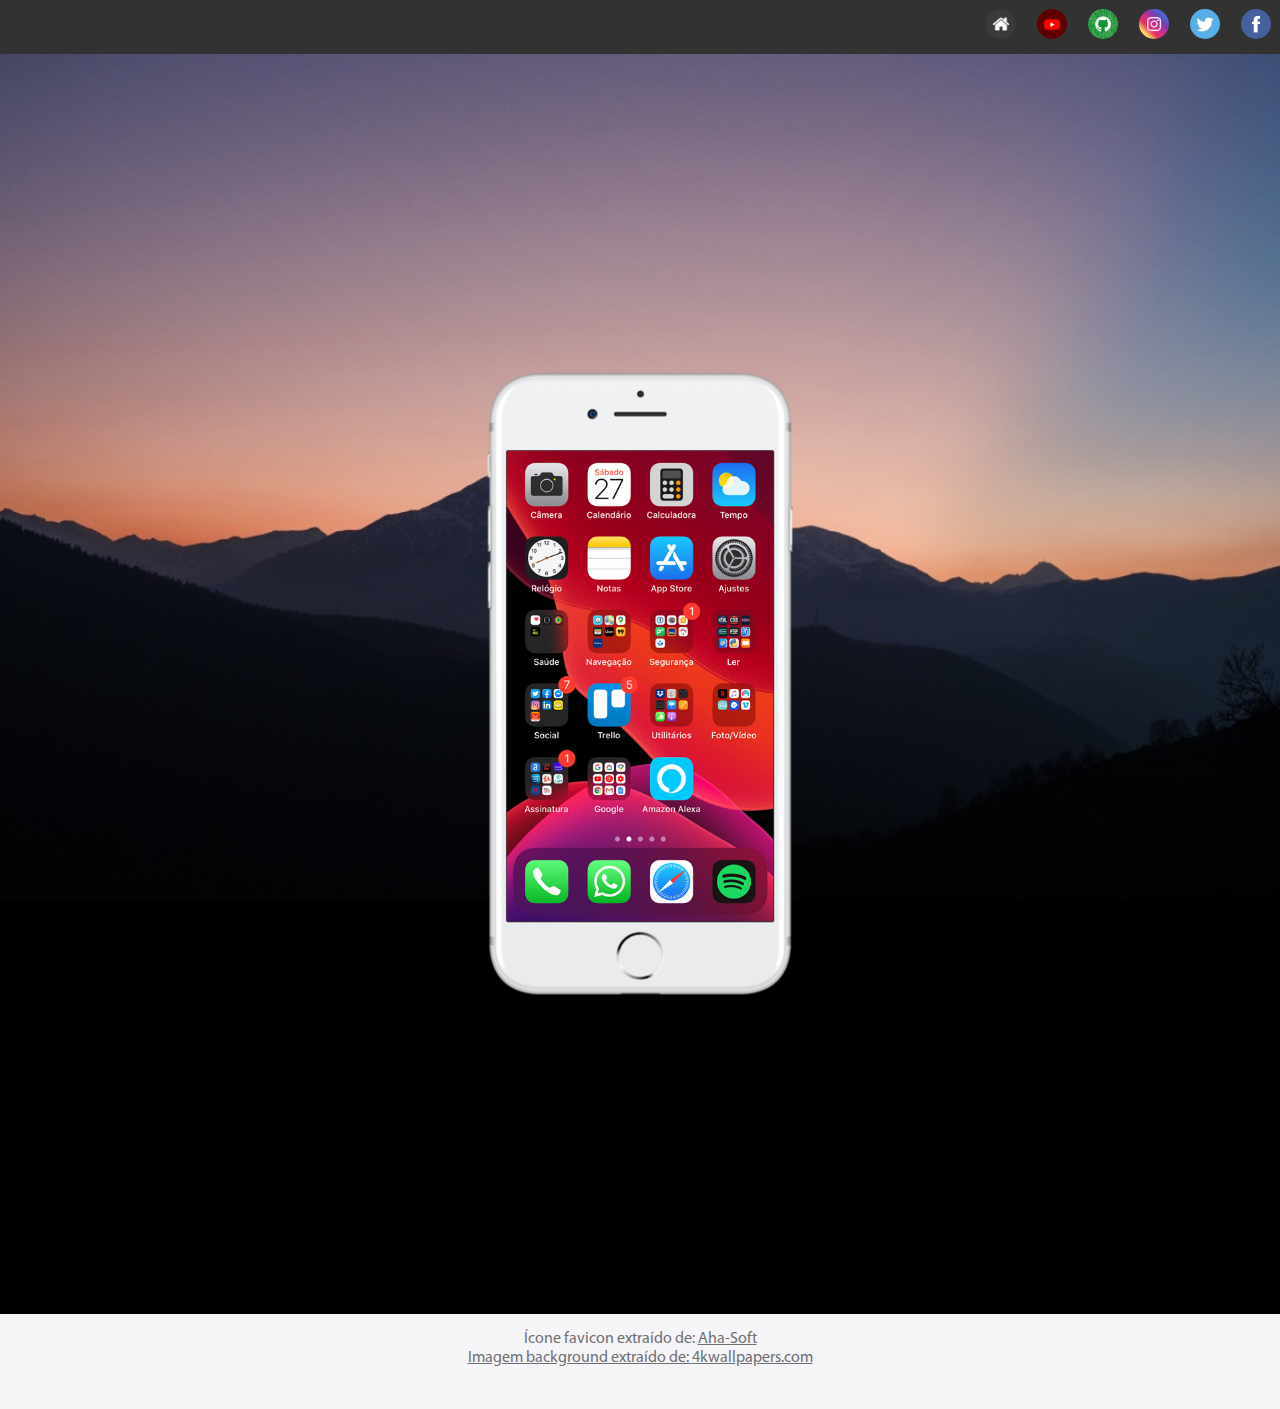
<file: index.html>
<!DOCTYPE html>
<html lang="pt-br">

<head>
    <meta charset="UTF-8">
    <meta http-equiv="X-UA-Compatible" content="IE=edge">
    <meta name="viewport" content="width=device-width, initial-scale=1.0">
    <title>Projeto: redes sociais - Corporate</title>
    <link rel="shortcut icon" href="/img/Aha-Soft-3d-Social-Social-network.ico" type="image/x-icon">
    <link rel="stylesheet" href="/styles/style.css">
</head>

<body>
    <header>
        <section id="social-medias">
            <a href="home.html" target="tela"><img src="/imagens/logo-home.jpg" alt="home"></a>
            <a href="youtube.html" target="tela"><img src="/imagens/logo-youtube.jpg" alt="youtube"></a>
            <a href="/github.html" target="tela"><img src="/imagens/logo-github.jpg" alt="github"></a>
            <a href="/instagram.html" target="tela"><img src="/imagens/logo-instagram.jpg" alt="instagram"></a>
            <a href="/twitter.html" target="tela"><img src="/imagens/logo-twitter.jpg" alt="twitter"></a>
            <a href="/facebook.html" target="tela"><img src="/imagens/logo-facebook.jpg" alt="facebook"></a>
        </section>
    </header>

    <main>
        <section id="phone">
            <iframe src="home.html" name="tela" id="tela" frameborder="0">
                <p>Seu navegador não é compatível com iframe. </p>
                <p>Se desejar, poderá fazer o <a href="https://www.google.com/intl/pt-BR/chrome/">download</a> do Google
                    Chrome11</p>
            </iframe>
        </section>


    </main>
    <footer>

        <p>Ícone favicon extraído de:
            <a href="https://iconarchive.com/show/3d-social-icons-by-aha-soft/Social-network-icon.html" title="Aha-Soft"
                target="_blank">Aha-Soft
        </p>
        <p>
            Imagem background extraído de: <a
                href="https://4kwallpapers.com/nature/sunset-mountains-silhouette-5k-47.html">4kwallpapers.com</a>
        </p>



    </footer>

</body>

</html>
</file>
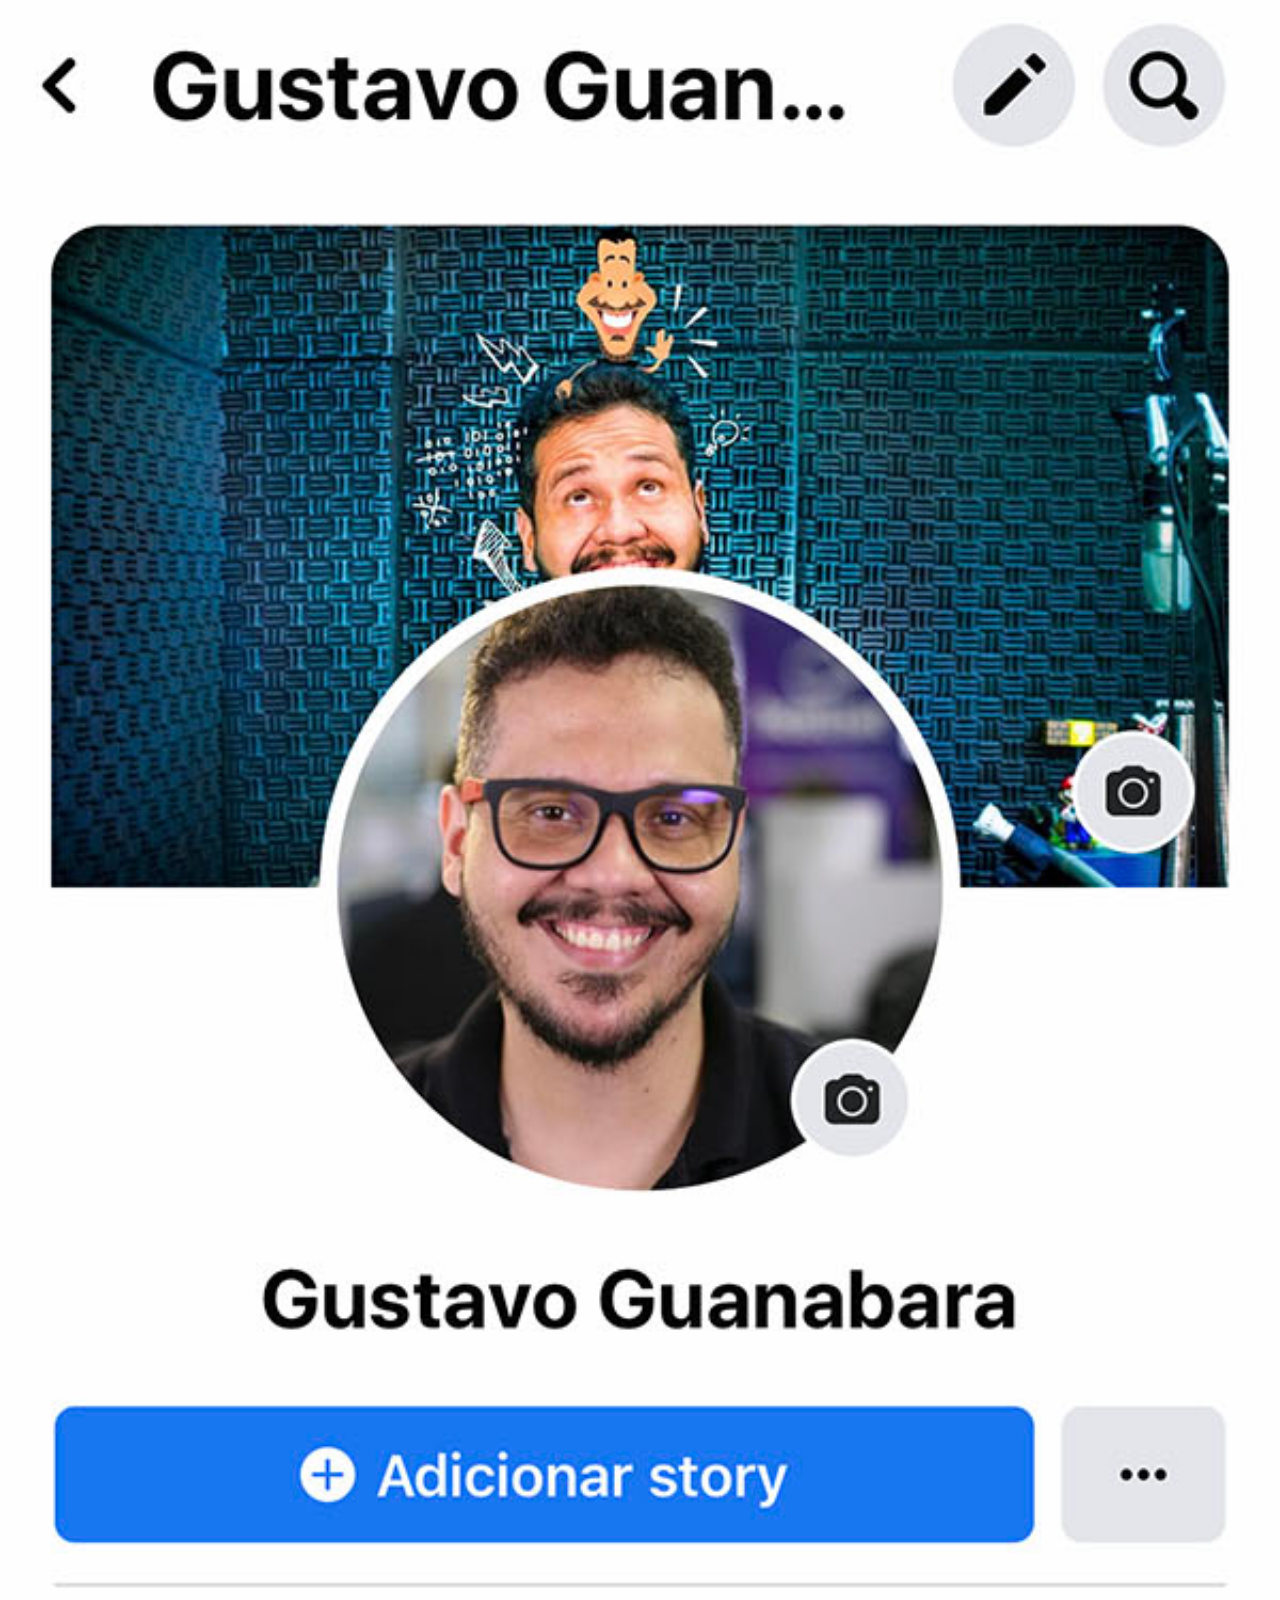
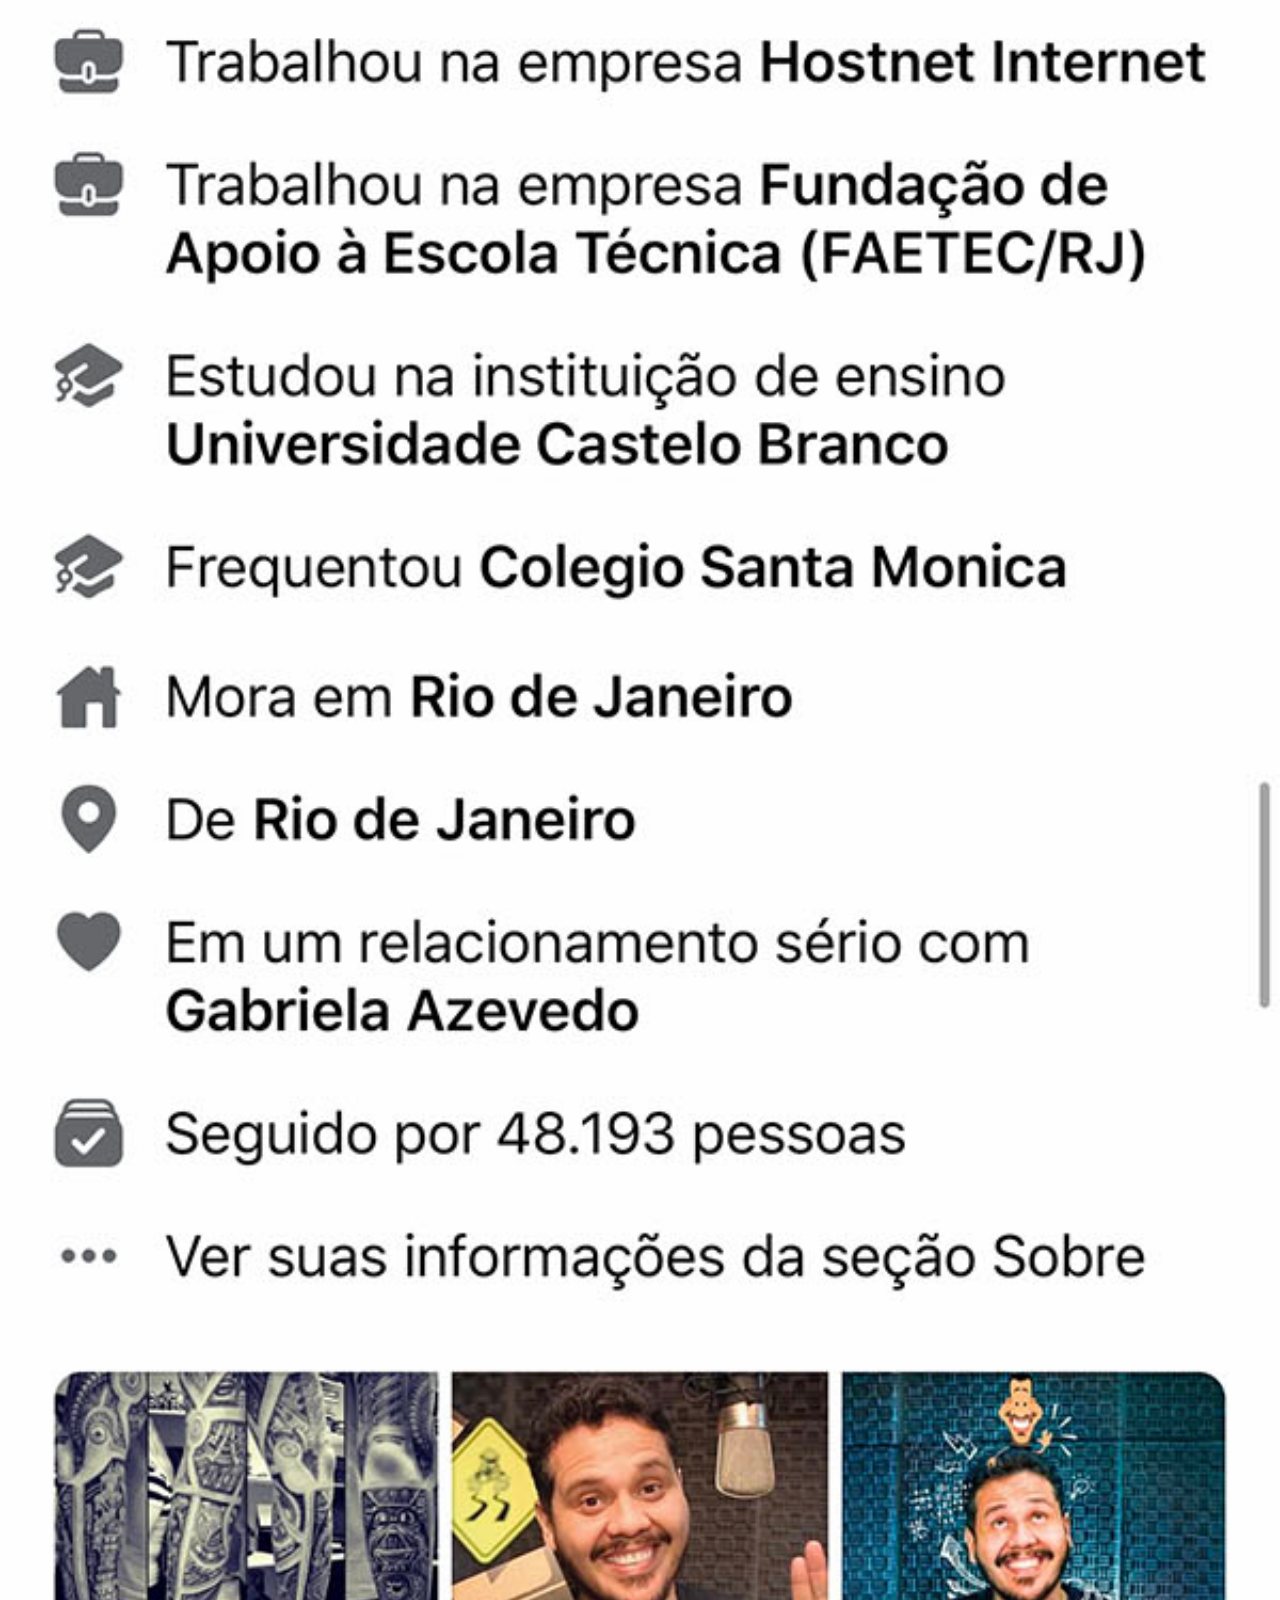
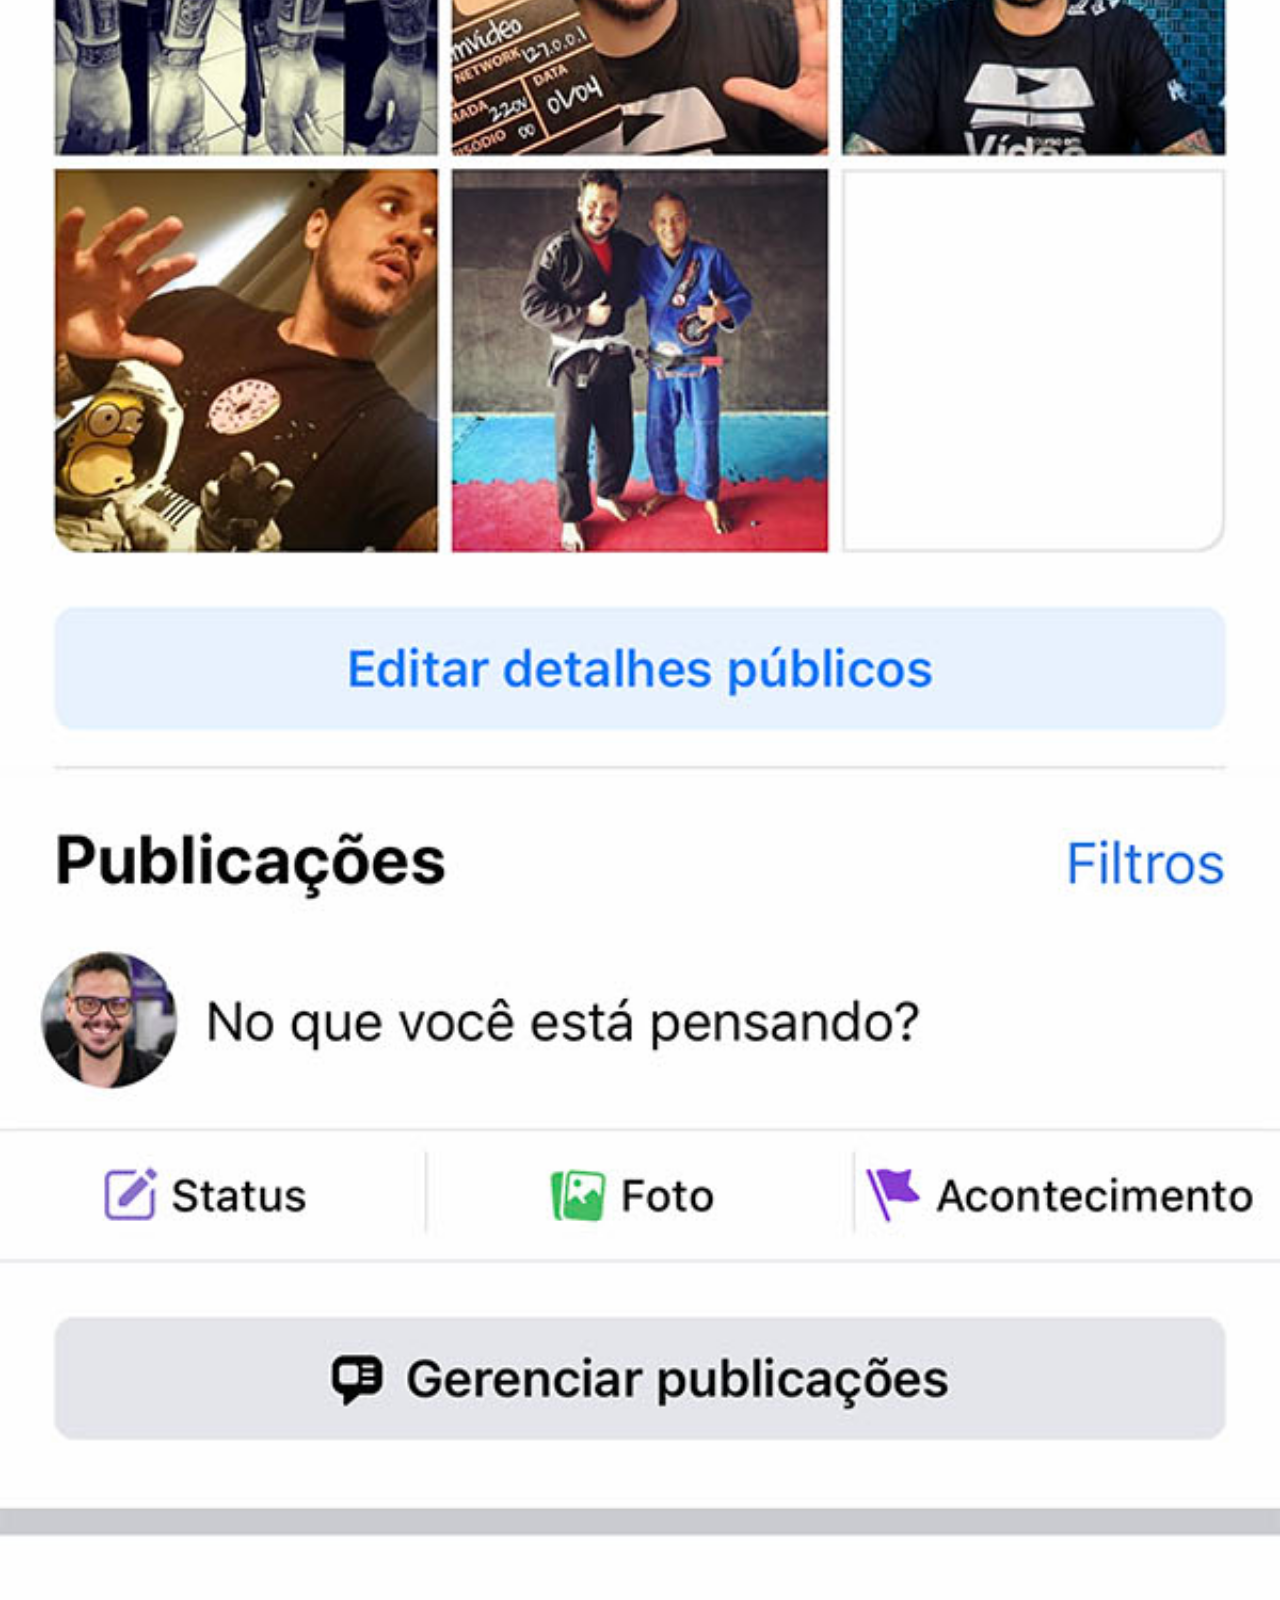
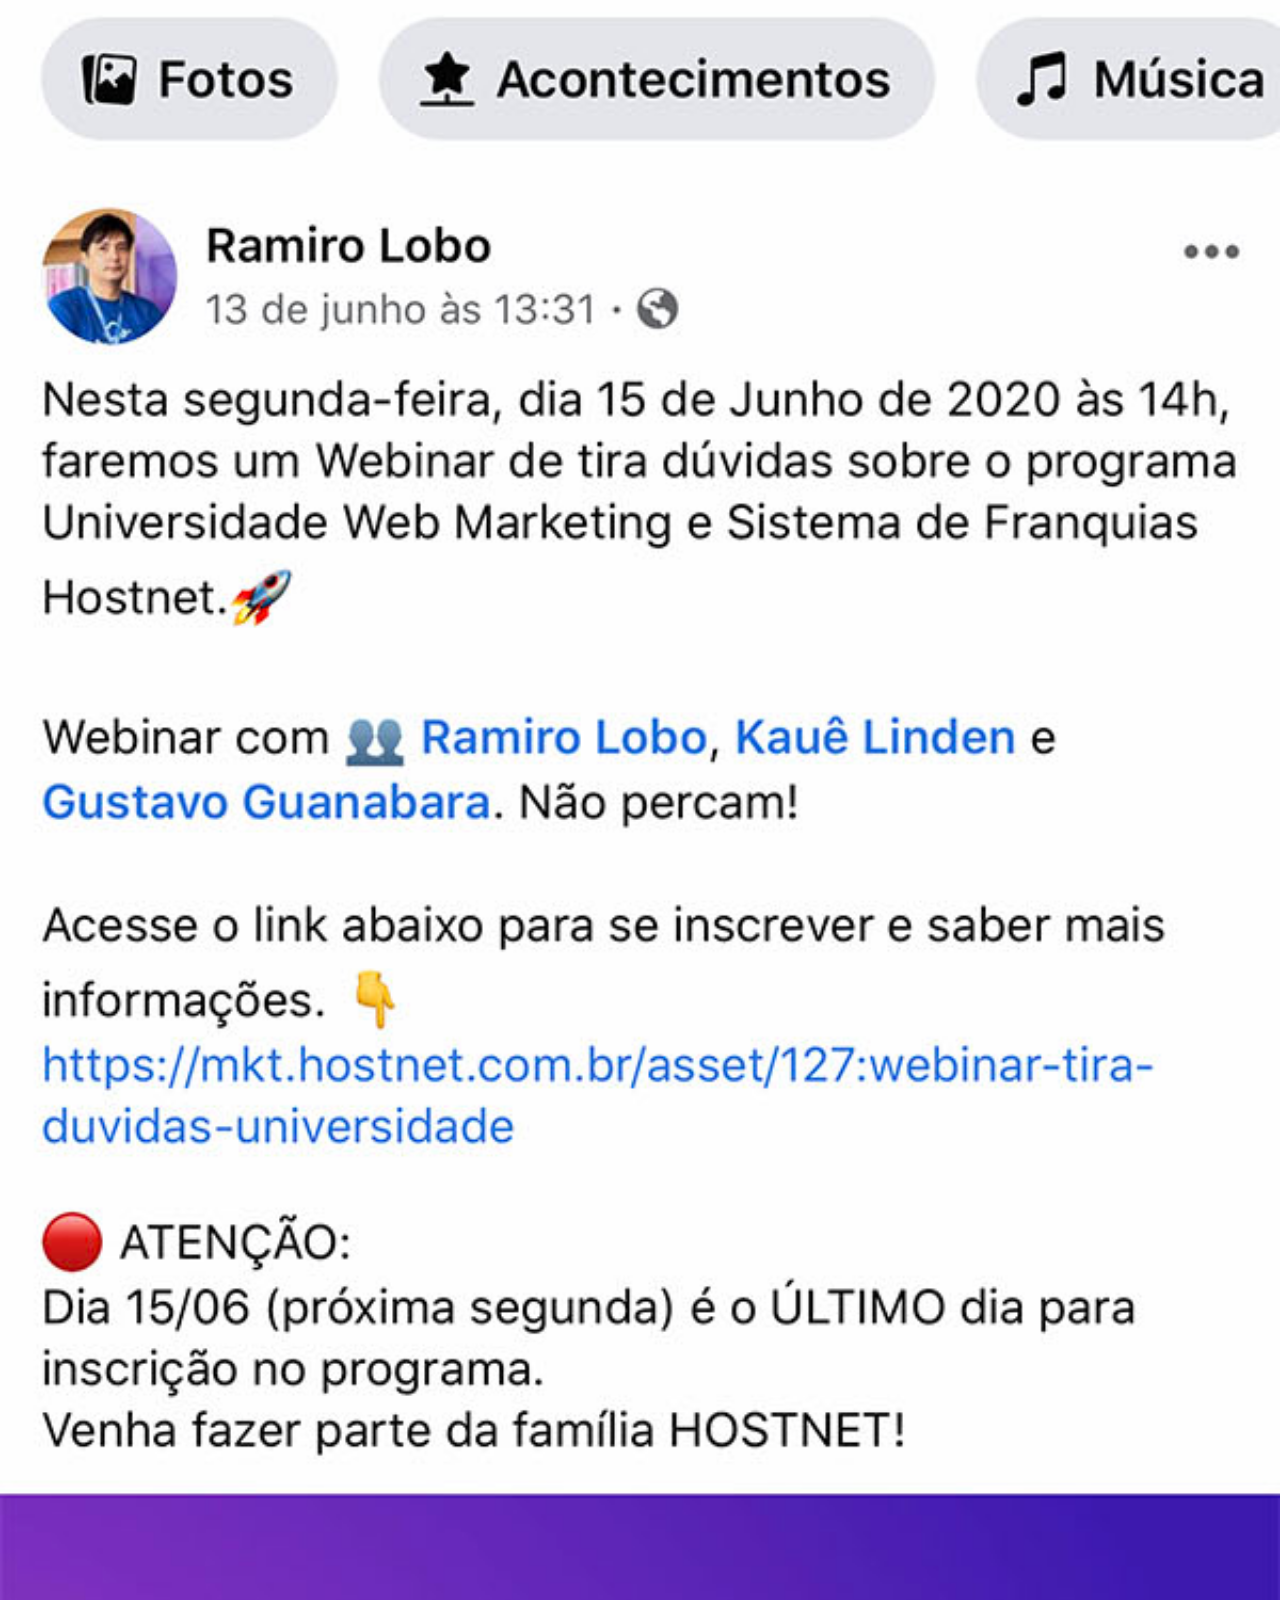
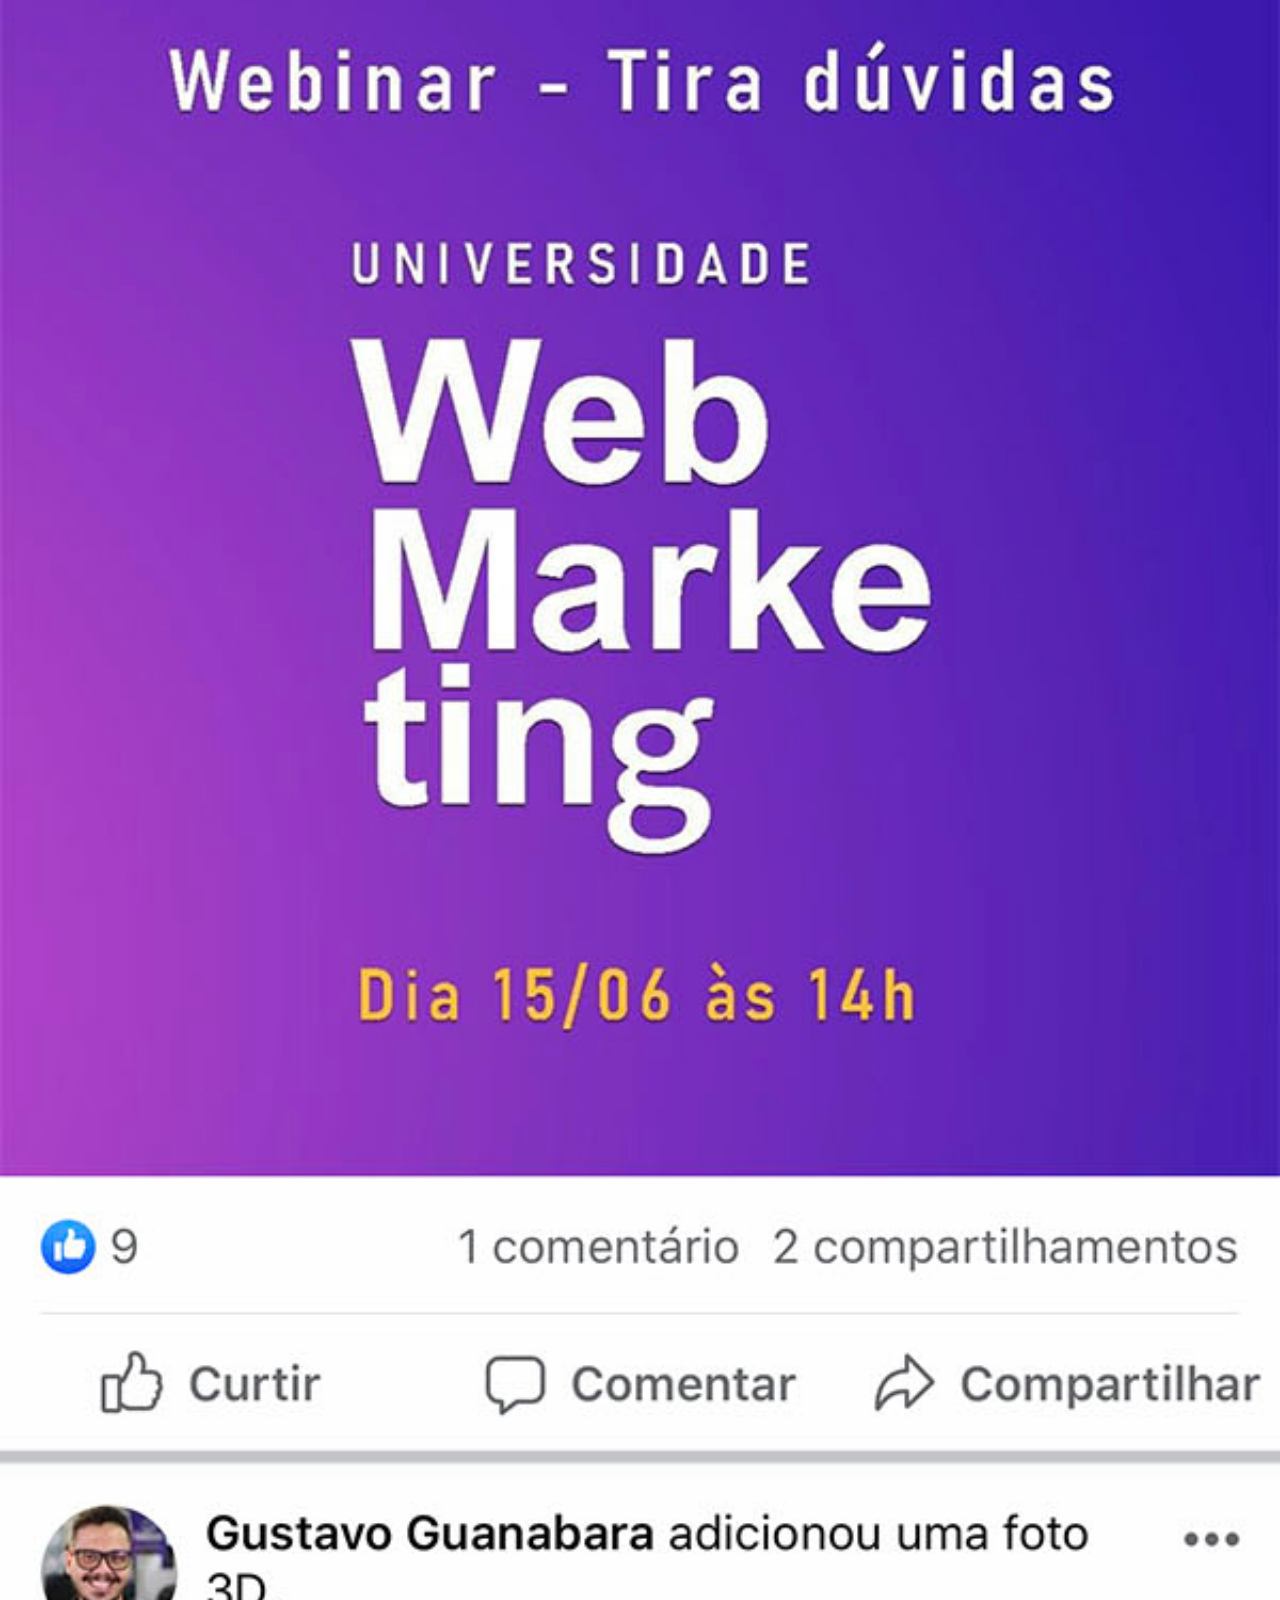
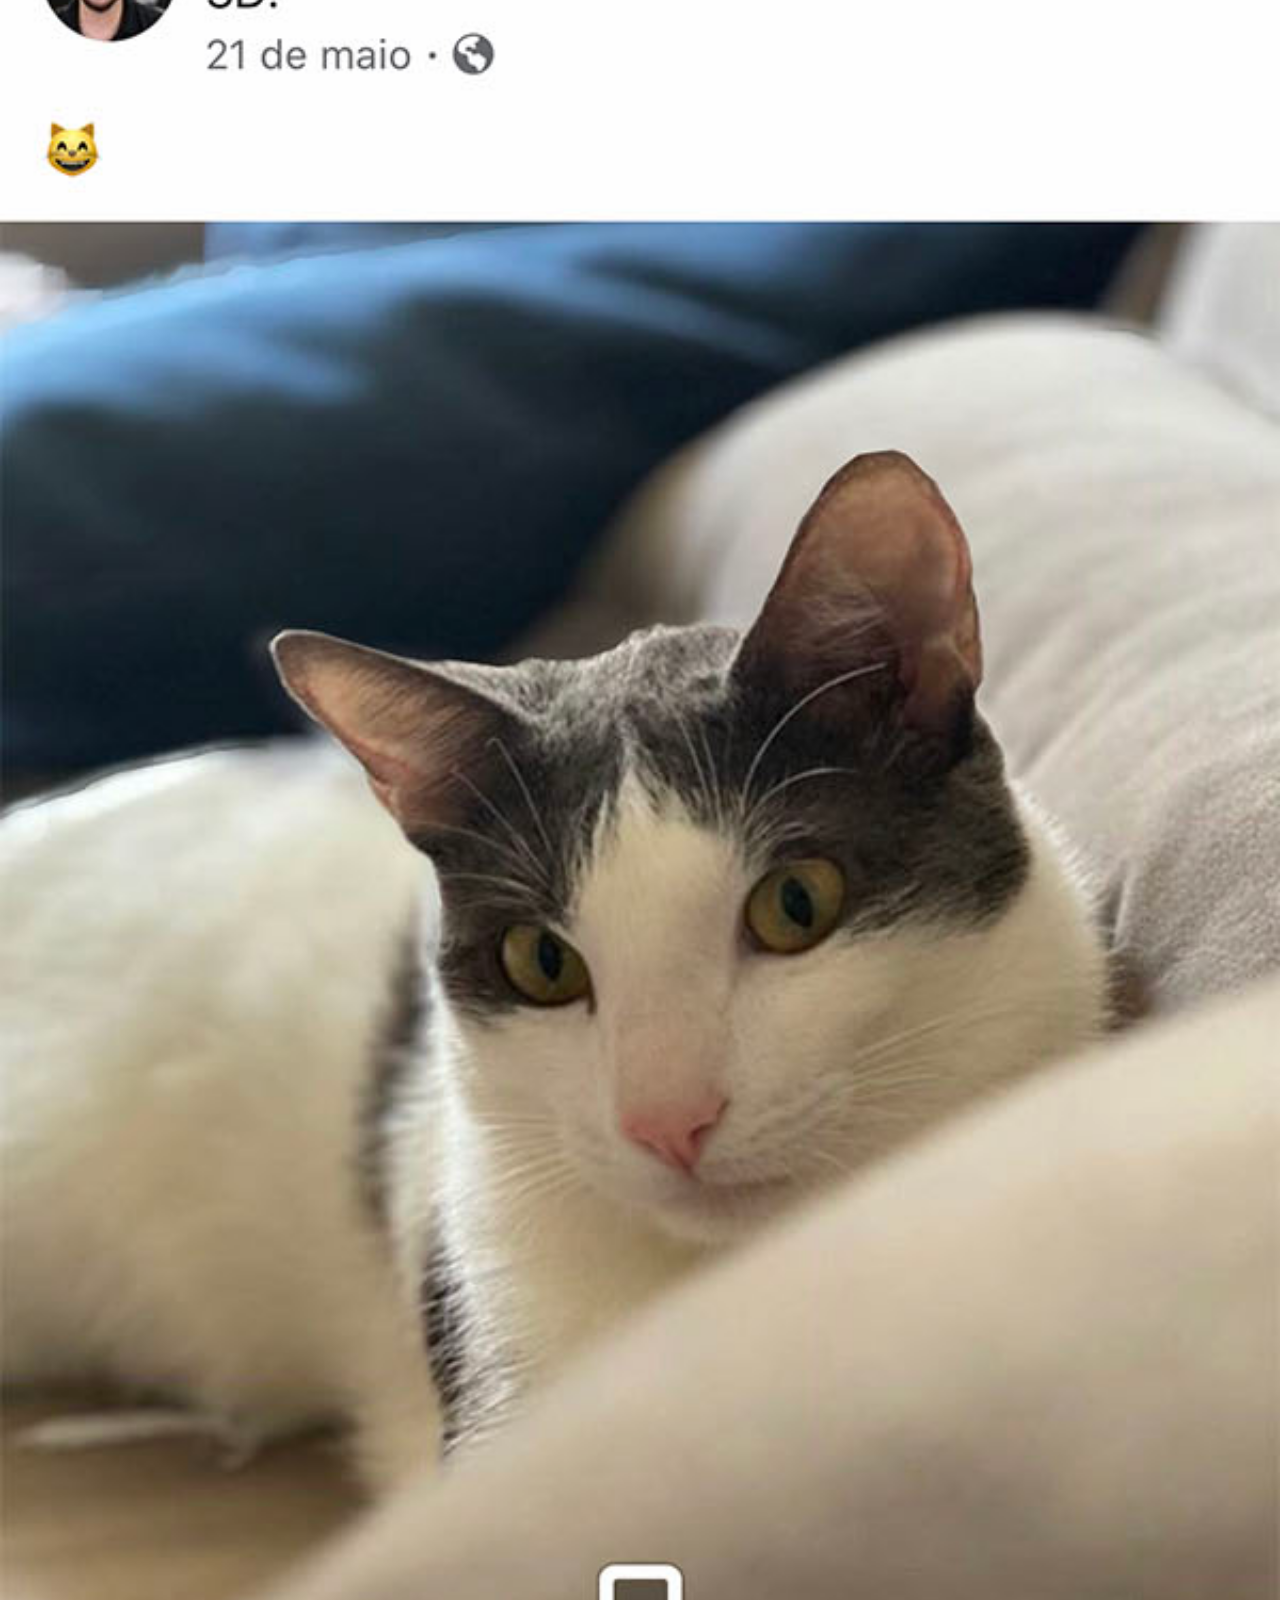
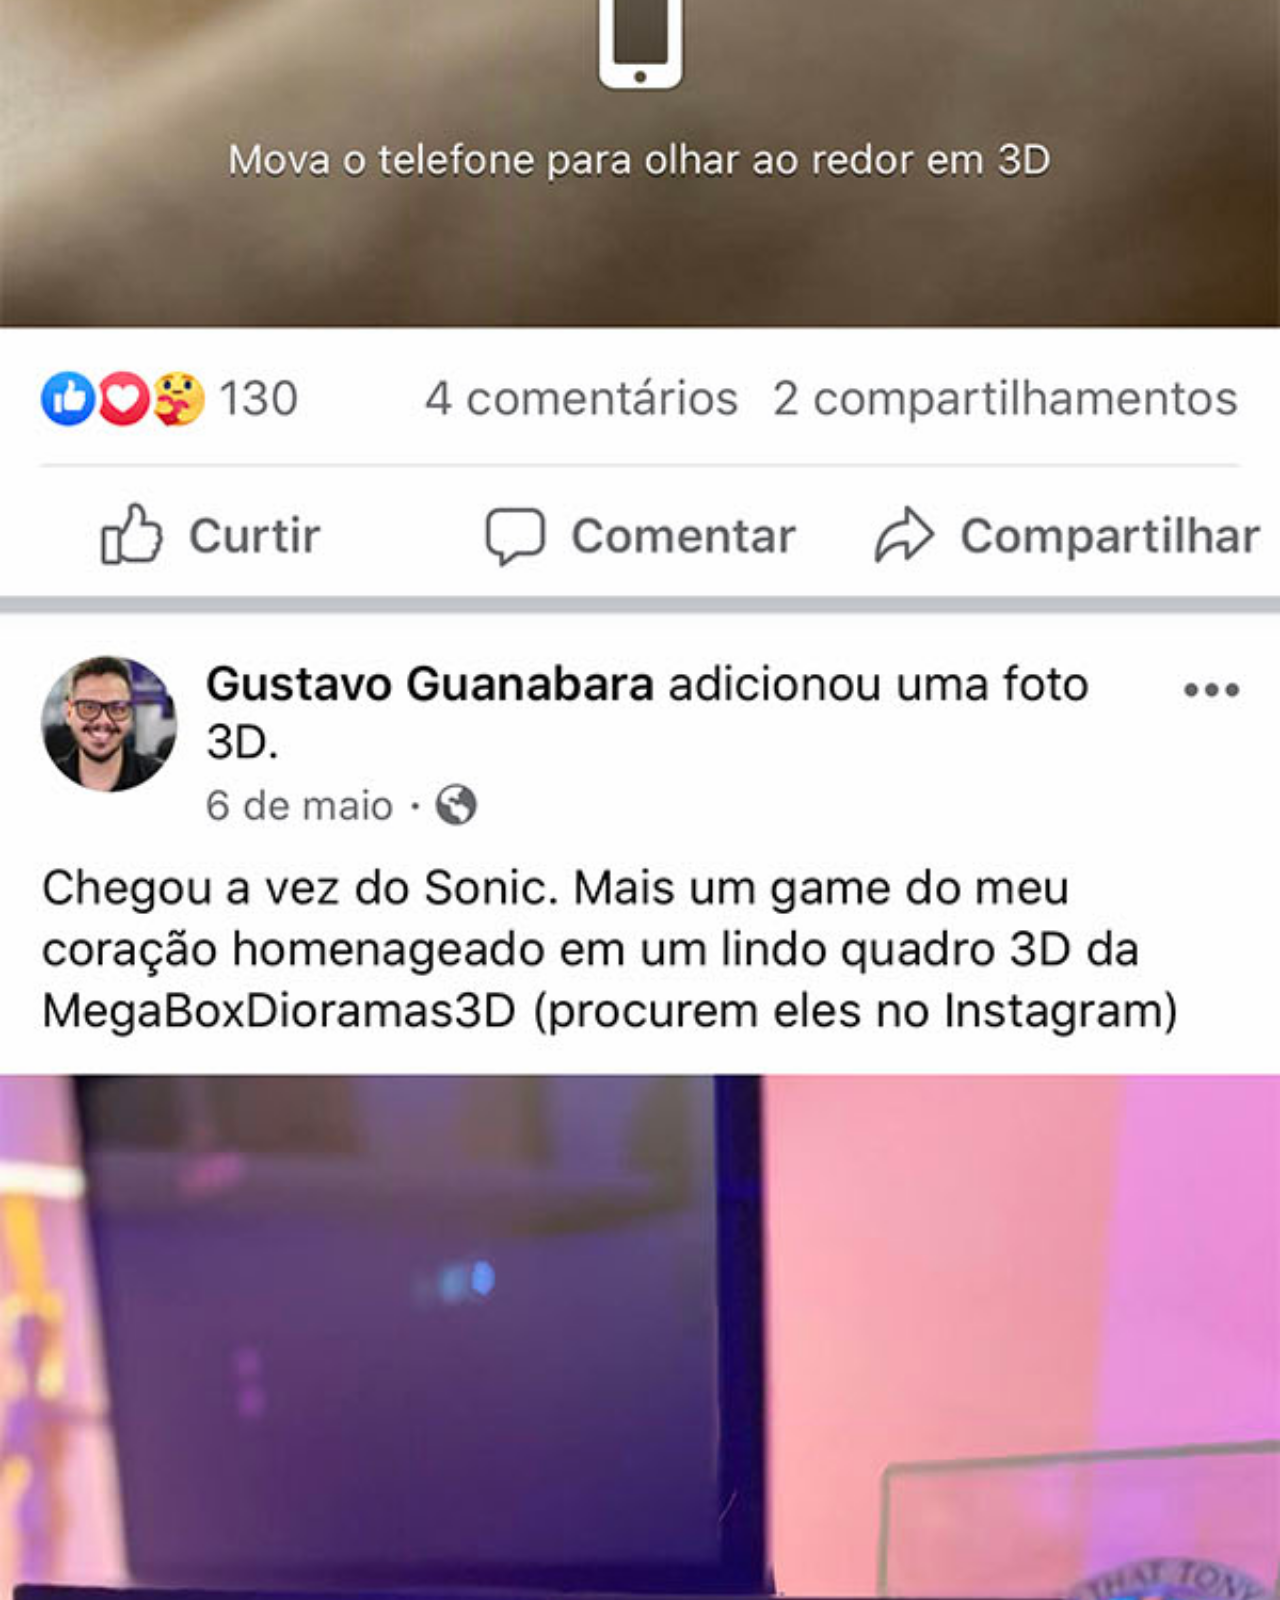
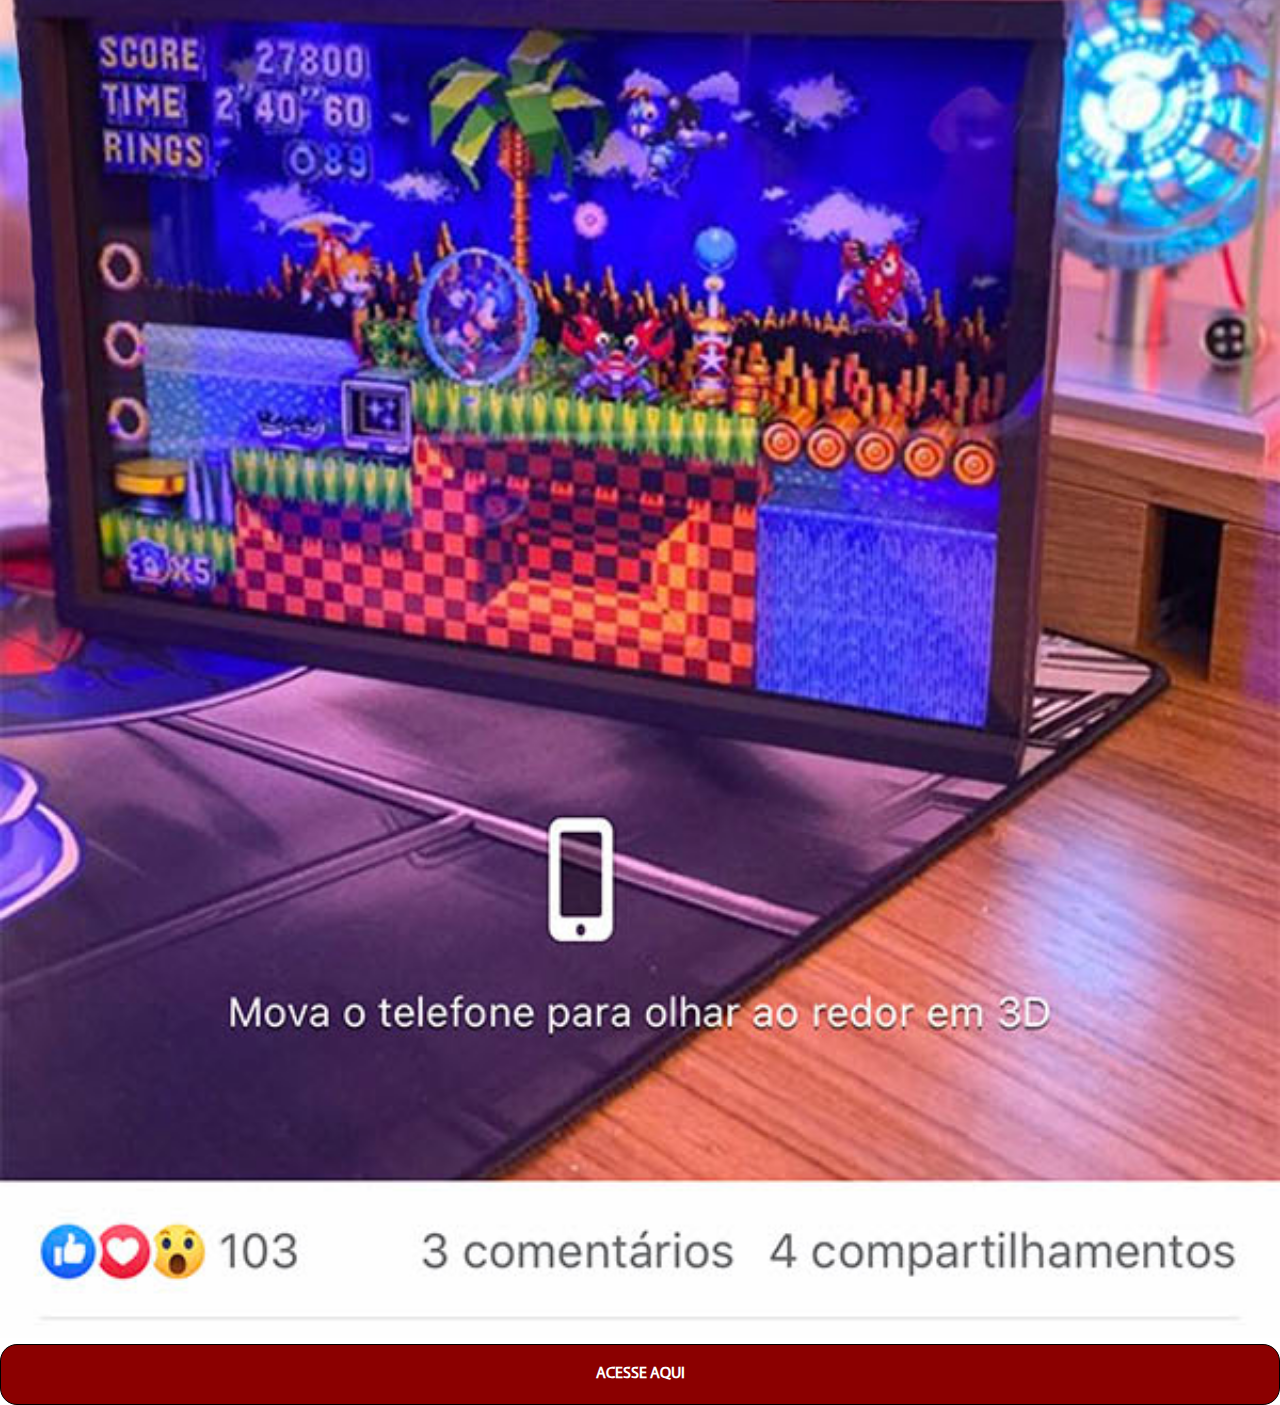
<file: facebook.html>
<!DOCTYPE html>
<html lang="pt-br">

<head>
    <meta charset="UTF-8">
    <meta http-equiv="X-UA-Compatible" content="IE=edge">
    <meta name="viewport" content="width=device-width, initial-scale=1.0">
    <title>facebook</title>
    <link rel="shortcut icon" href="/img/facebook.ico" type="image/x-icon">
    <link rel="stylesheet" href="/styles/social-media.css">
</head>

<body>
    <img src="/imagens/tela-facebook.jpg" alt="facebook">
    <a href="https://pt-br.facebook.com/gustavoguanabara/" target="_blank">ACESSE AQUI</a>


</body>

</html>
</file>
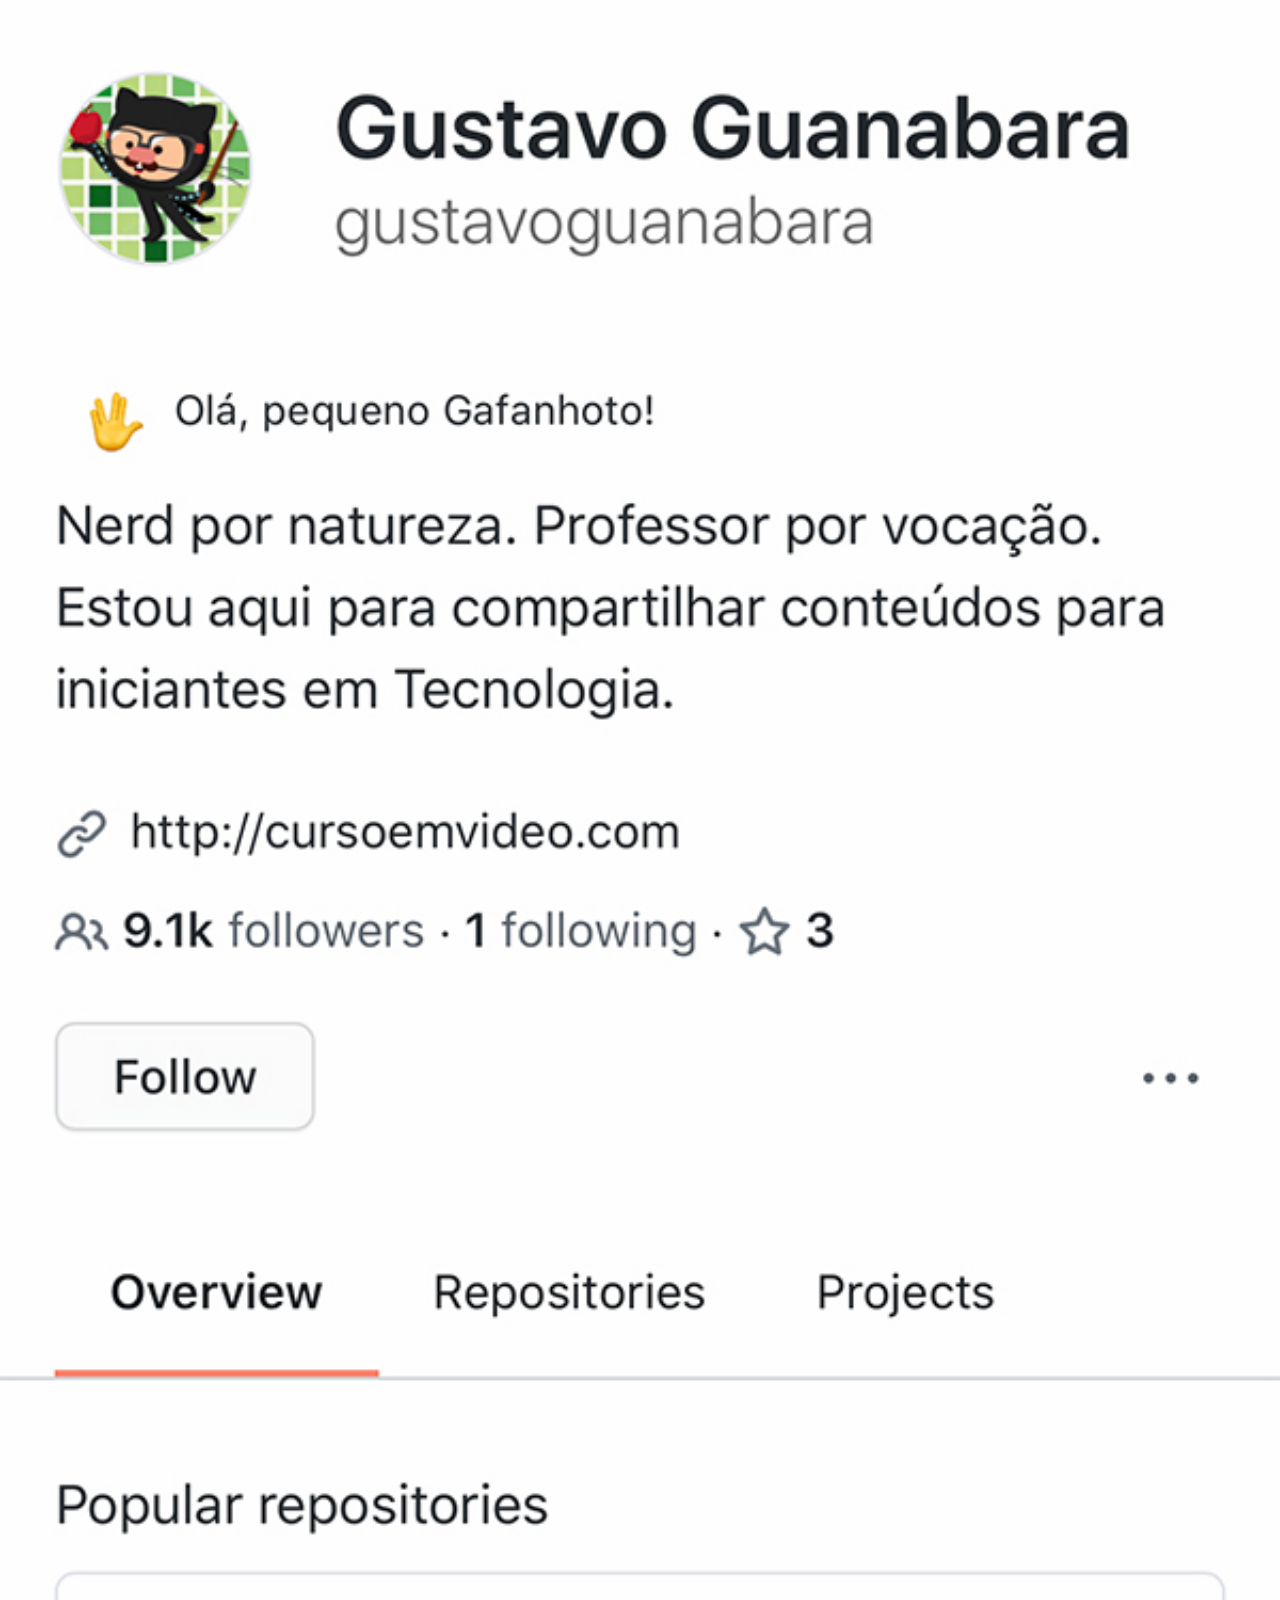
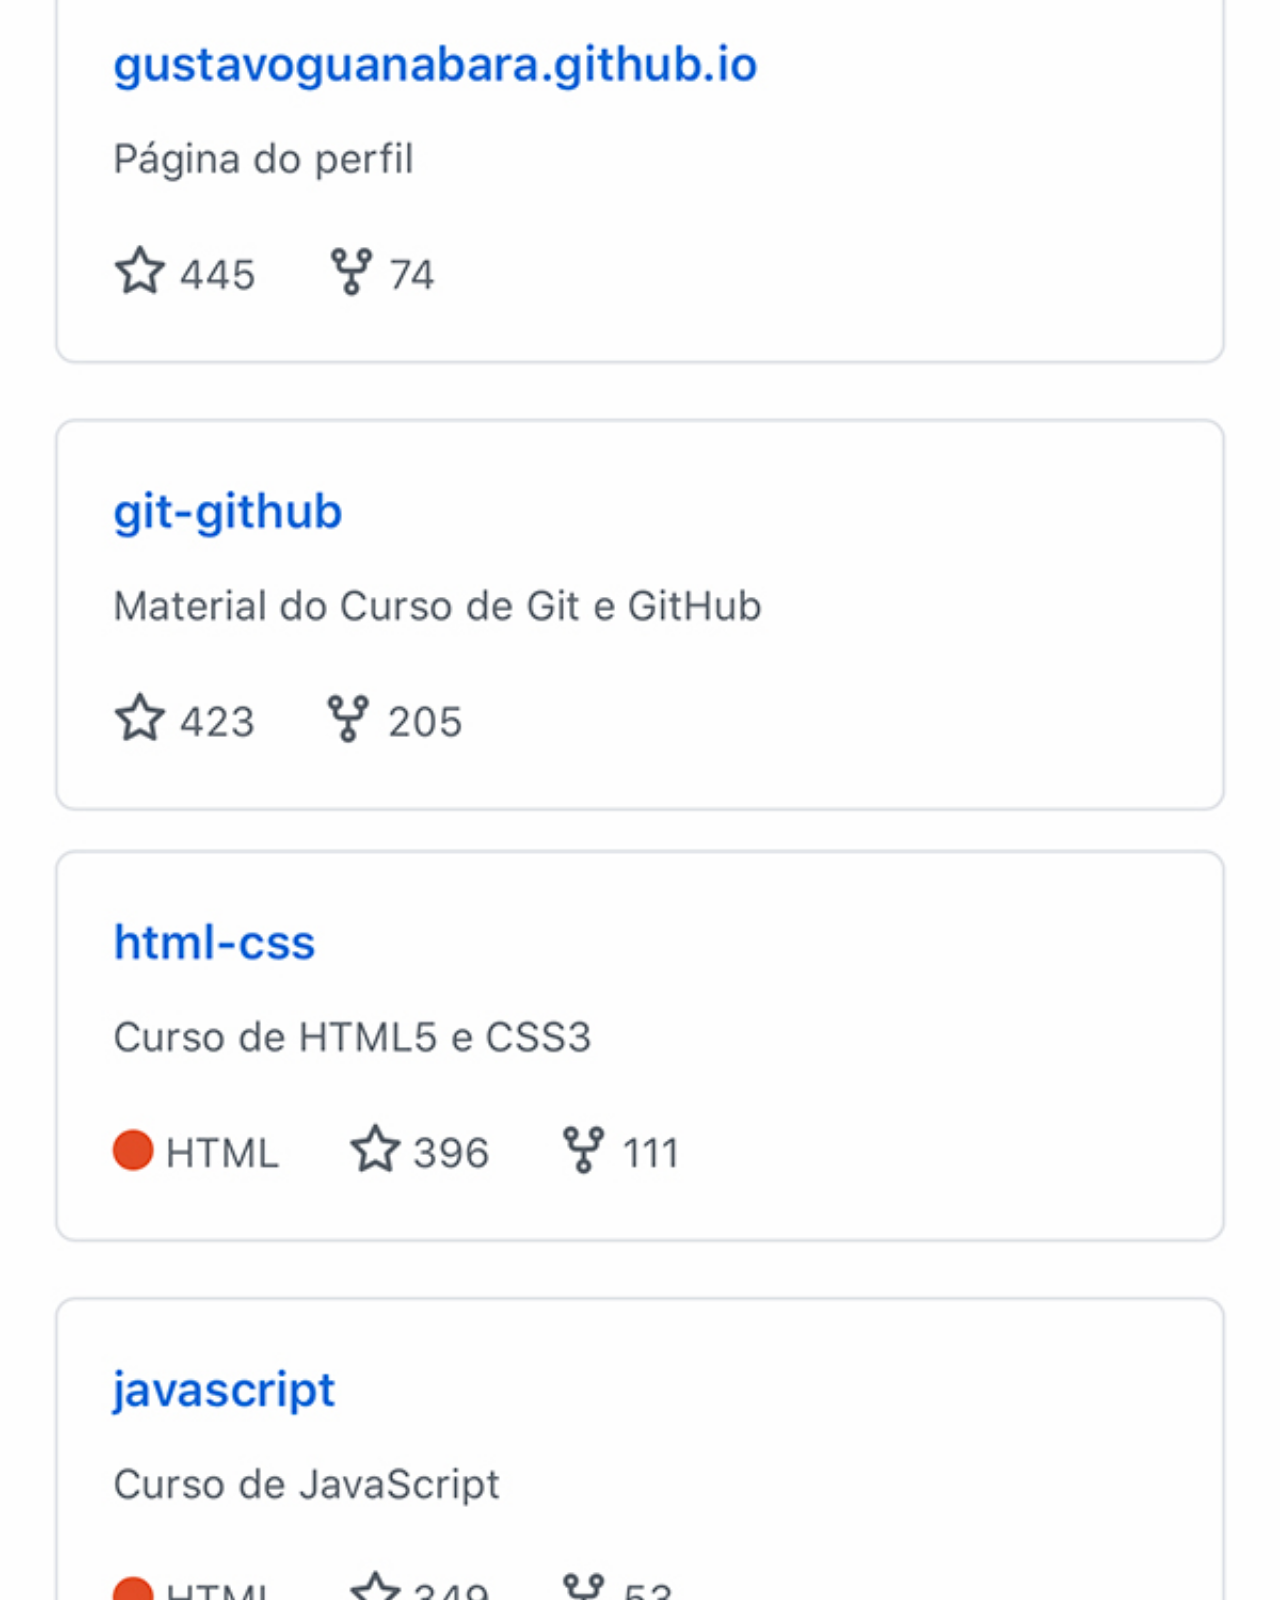
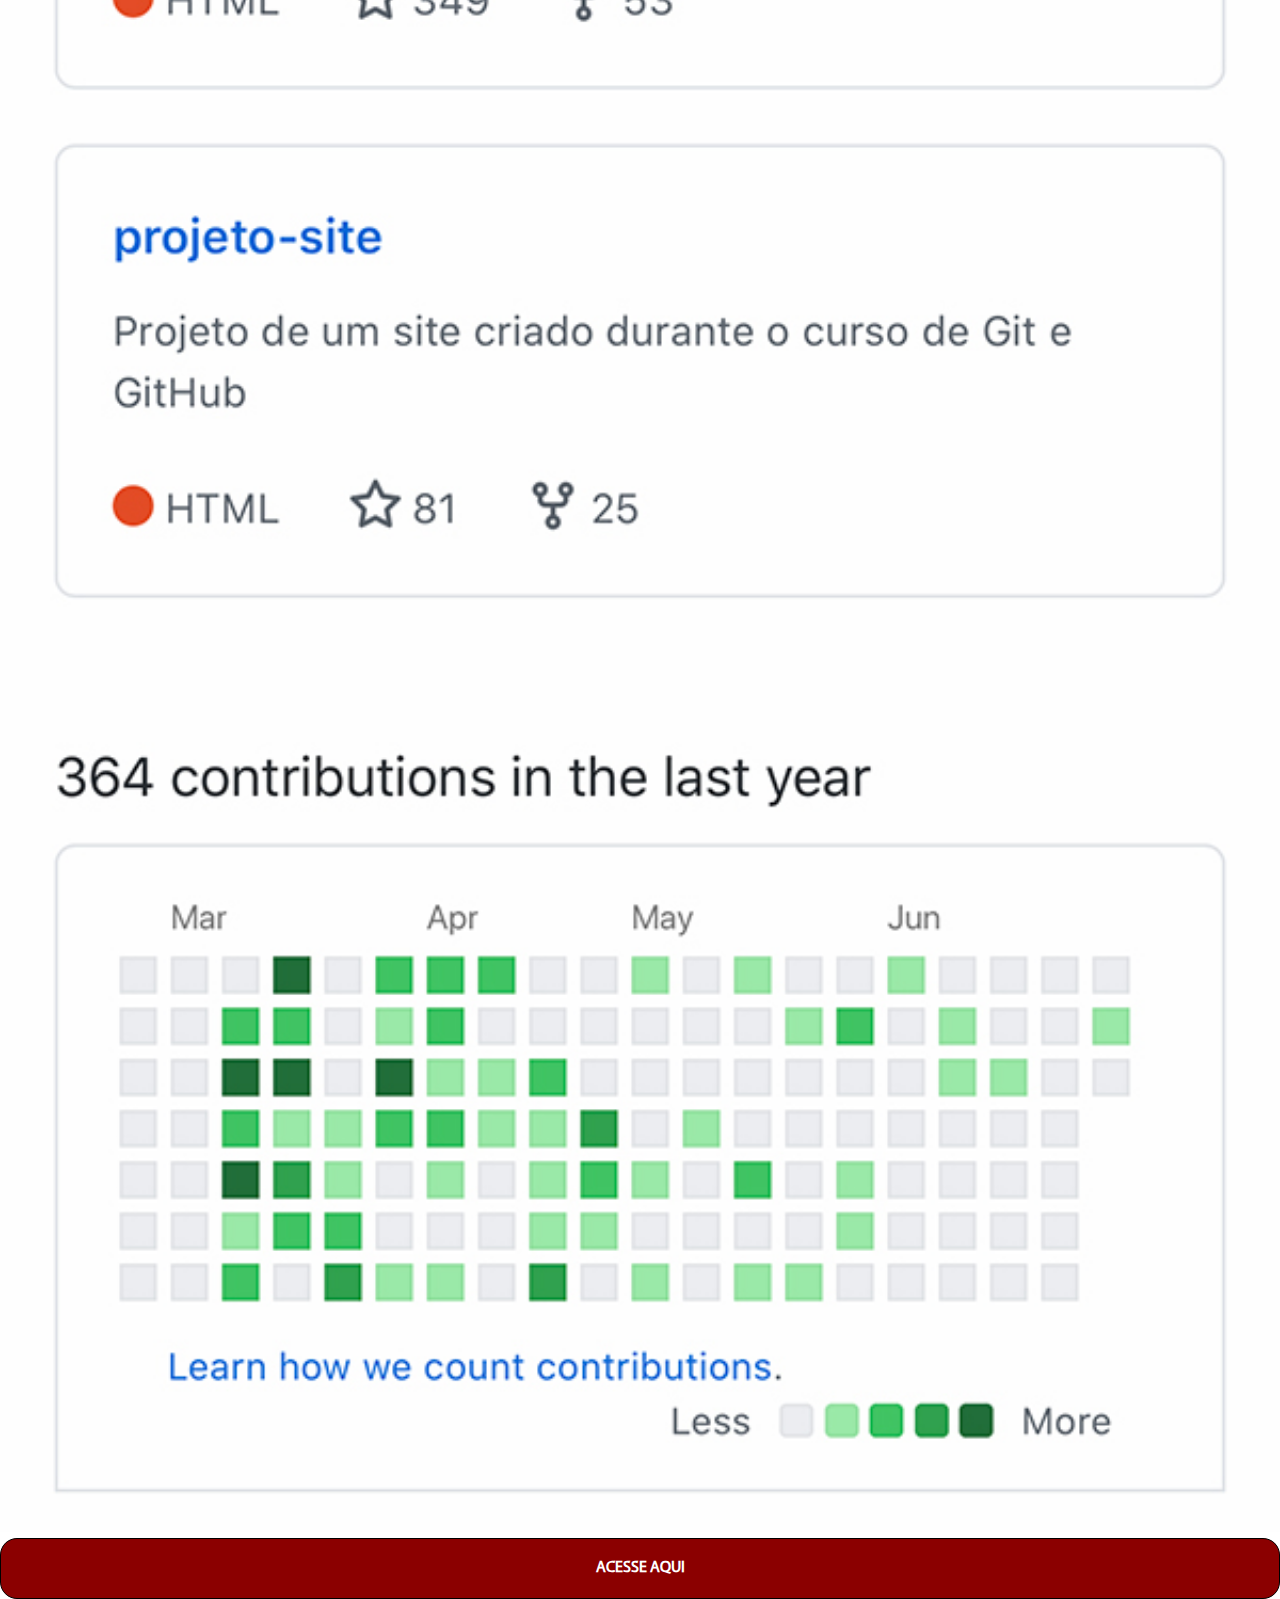
<file: github.html>
<!DOCTYPE html>
<html lang="pt-br">

<head>
    <meta charset="UTF-8">
    <meta http-equiv="X-UA-Compatible" content="IE=edge">
    <meta name="viewport" content="width=device-width, initial-scale=1.0">
    <title>Github</title>
    <link rel="stylesheet" href="/styles/social-media.css">
    <link rel="shortcut icon" href="/img/ico-github.ico" type="image/x-icon">

</head>

<body>
    <img src="/imagens/tela-github.jpg" alt="Github">
    <a href="https://github.com/gustavoguanabara" target="_blank">ACESSE AQUI</a>

</body>

</html>
</file>
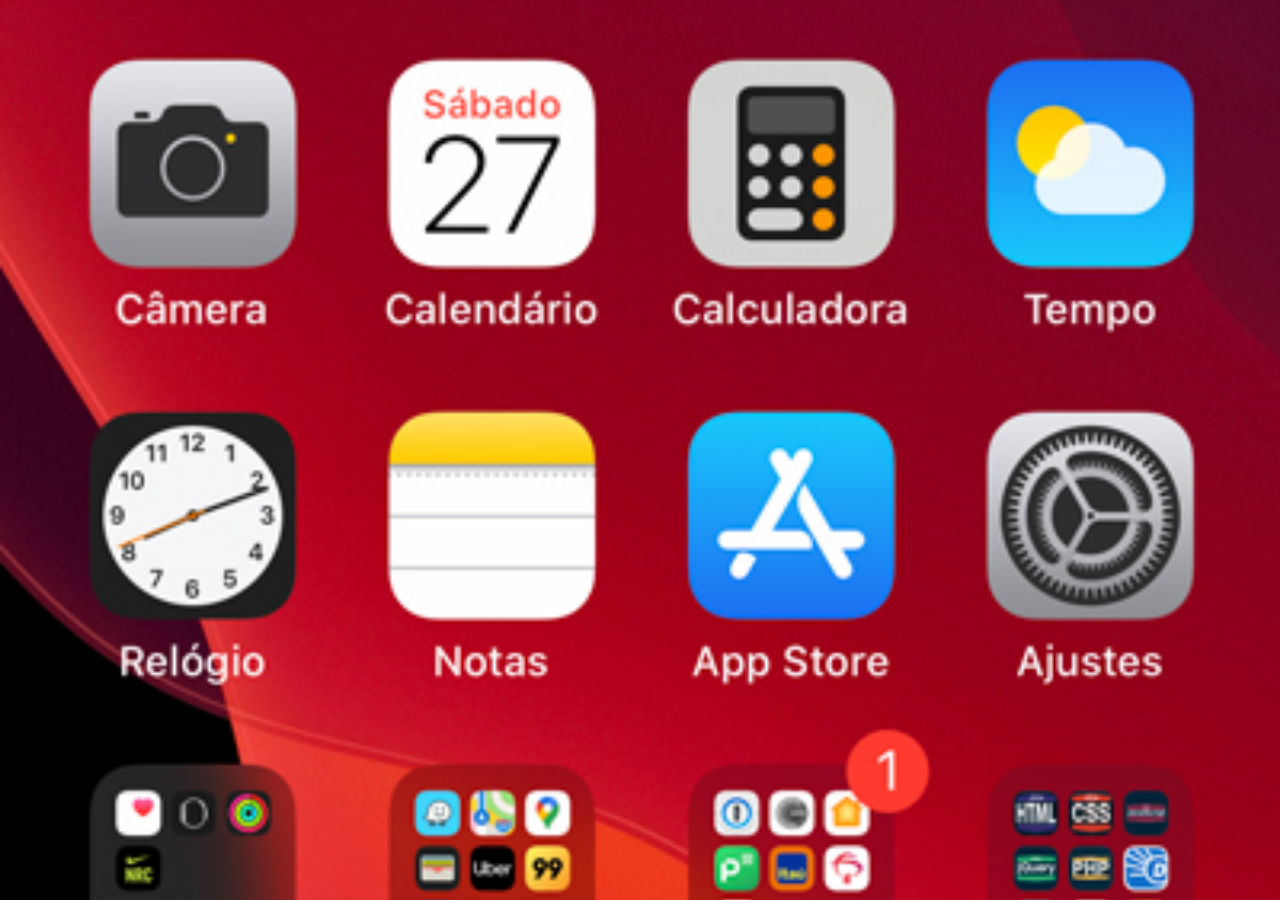
<file: home.html>
<!DOCTYPE html>
<html lang="pt-br">

<head>
    <meta charset="UTF-8">
    <meta http-equiv="X-UA-Compatible" content="IE=edge">
    <meta name="viewport" content="width=device-width, initial-scale=1.0">
    <title>home</title>
    <style>
        * {
            margin: 0px;
            padding: 0px;
        }

        body {
            height: 100vh;
            width: 100vw;
            background: black url(/imagens/tela-home.jpg) no-repeat top center;
            background-size: cover;
            
        }
    </style>
</head>

<body>

</body>

</html>
</file>
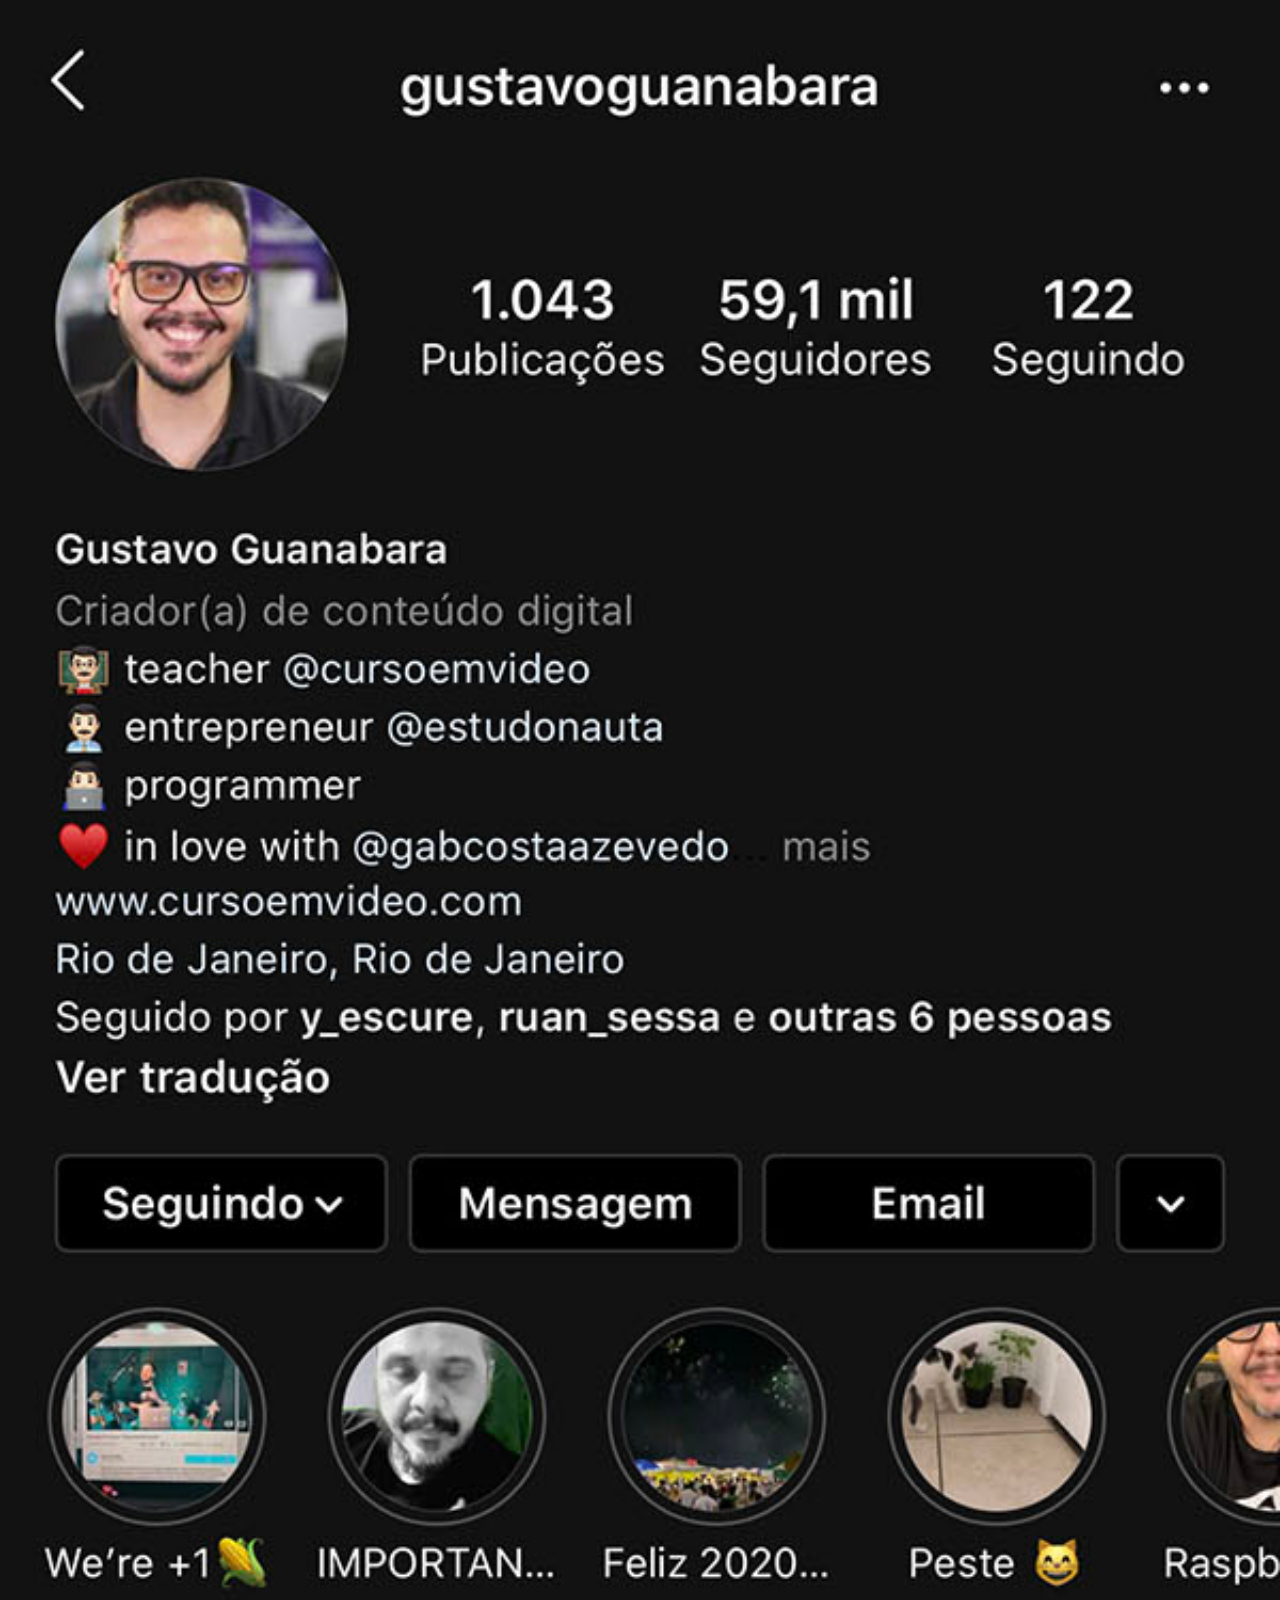
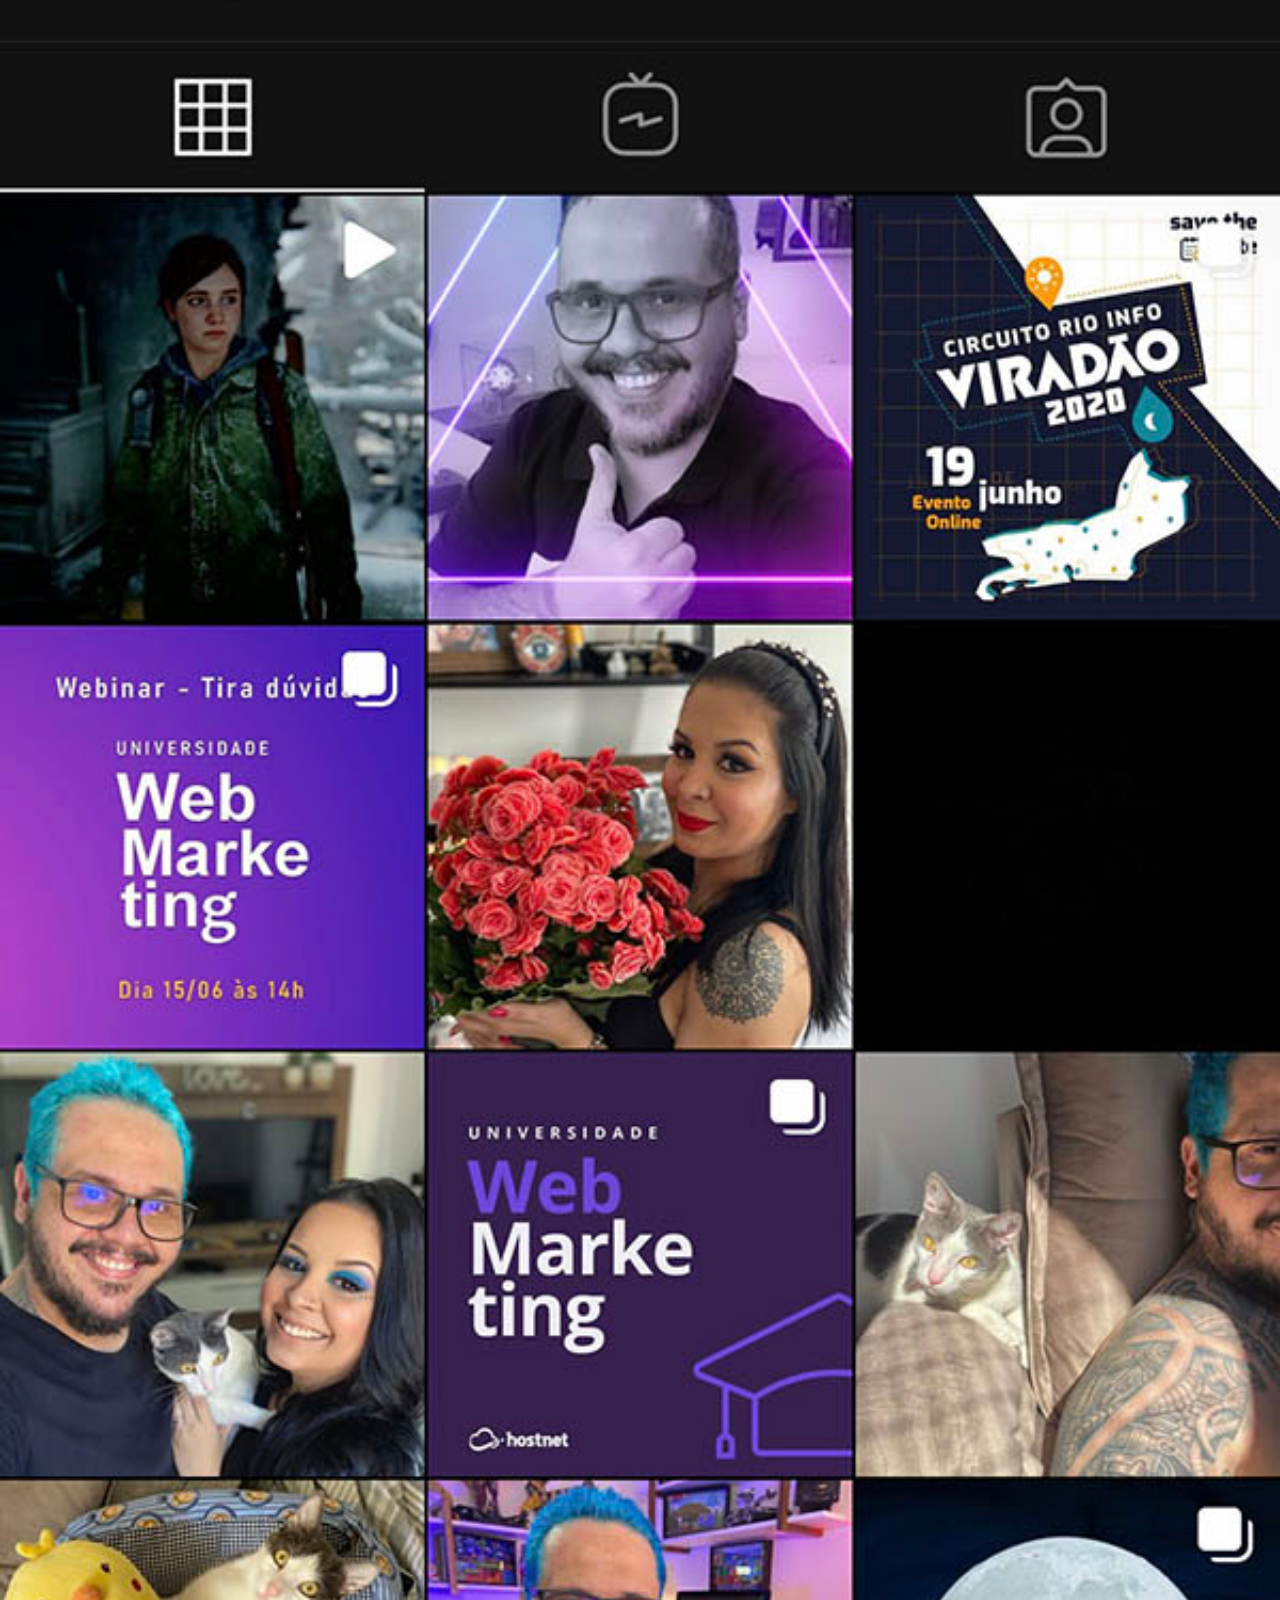
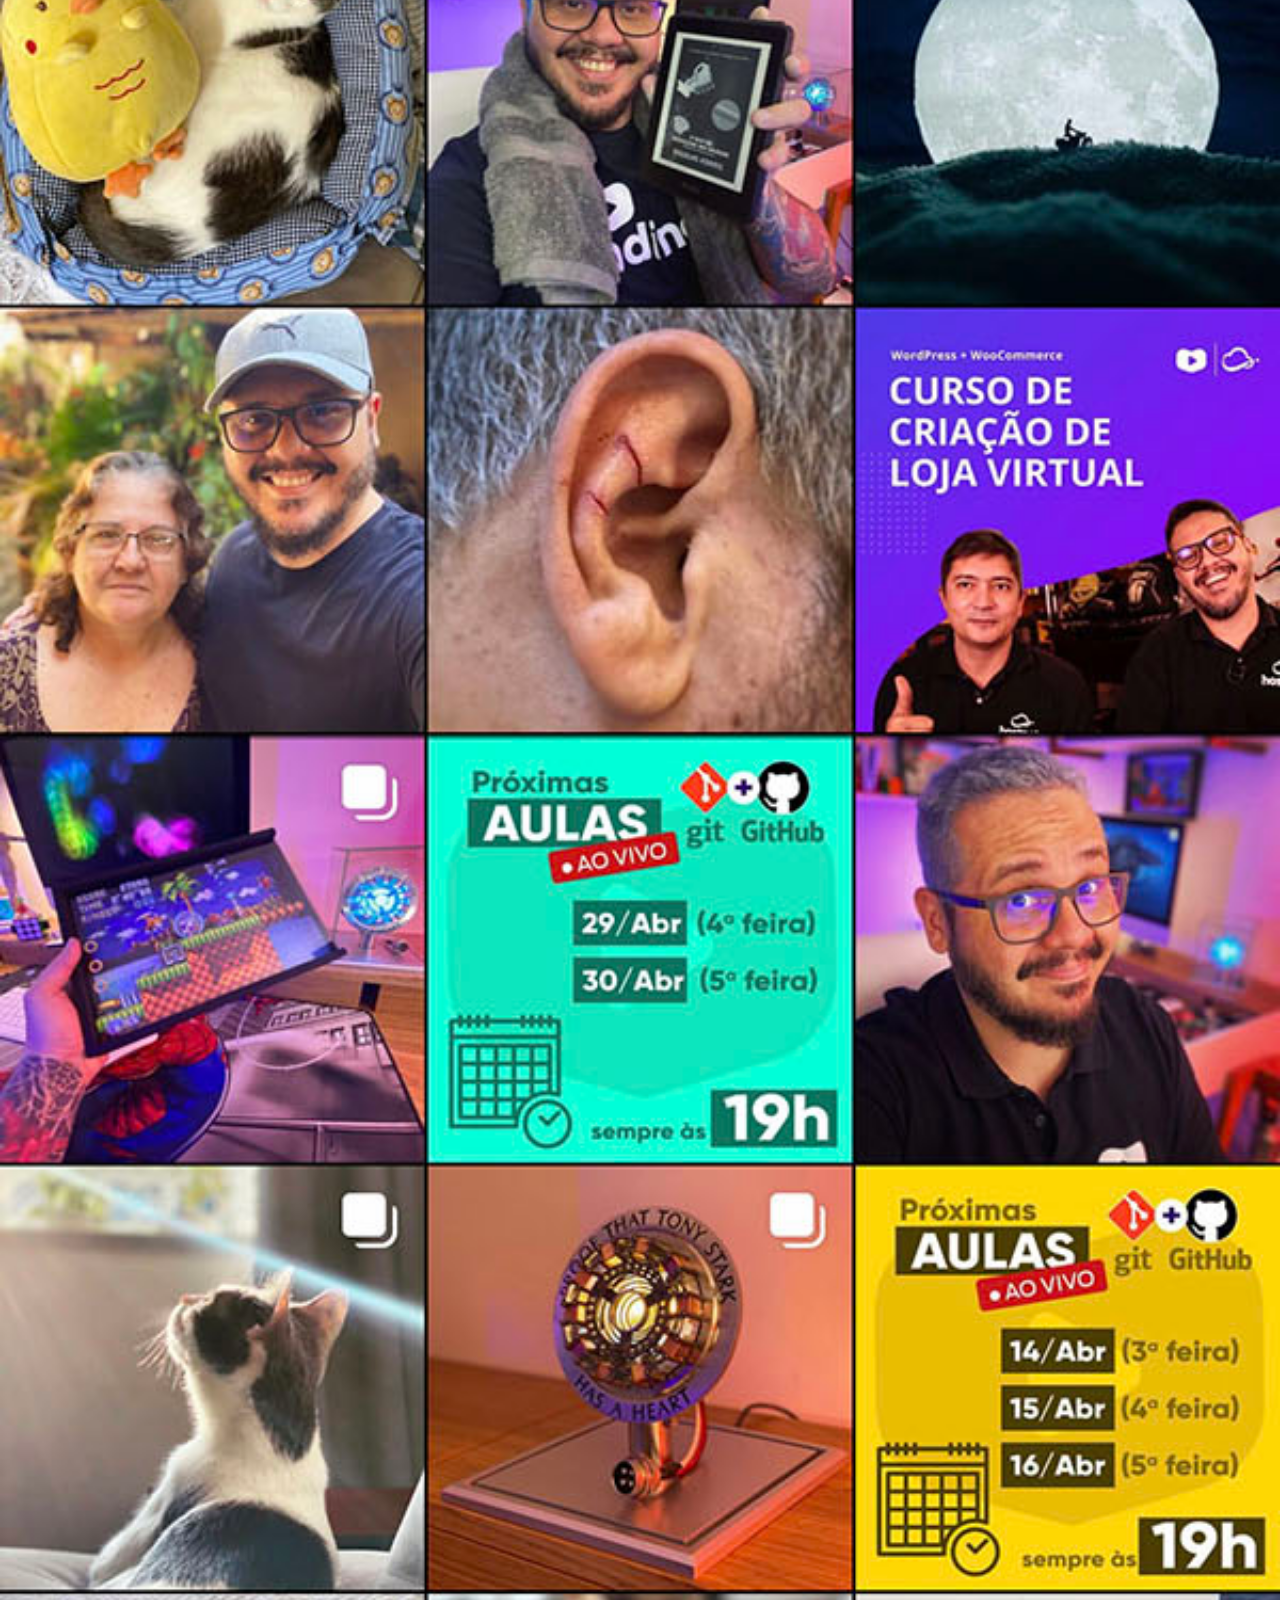
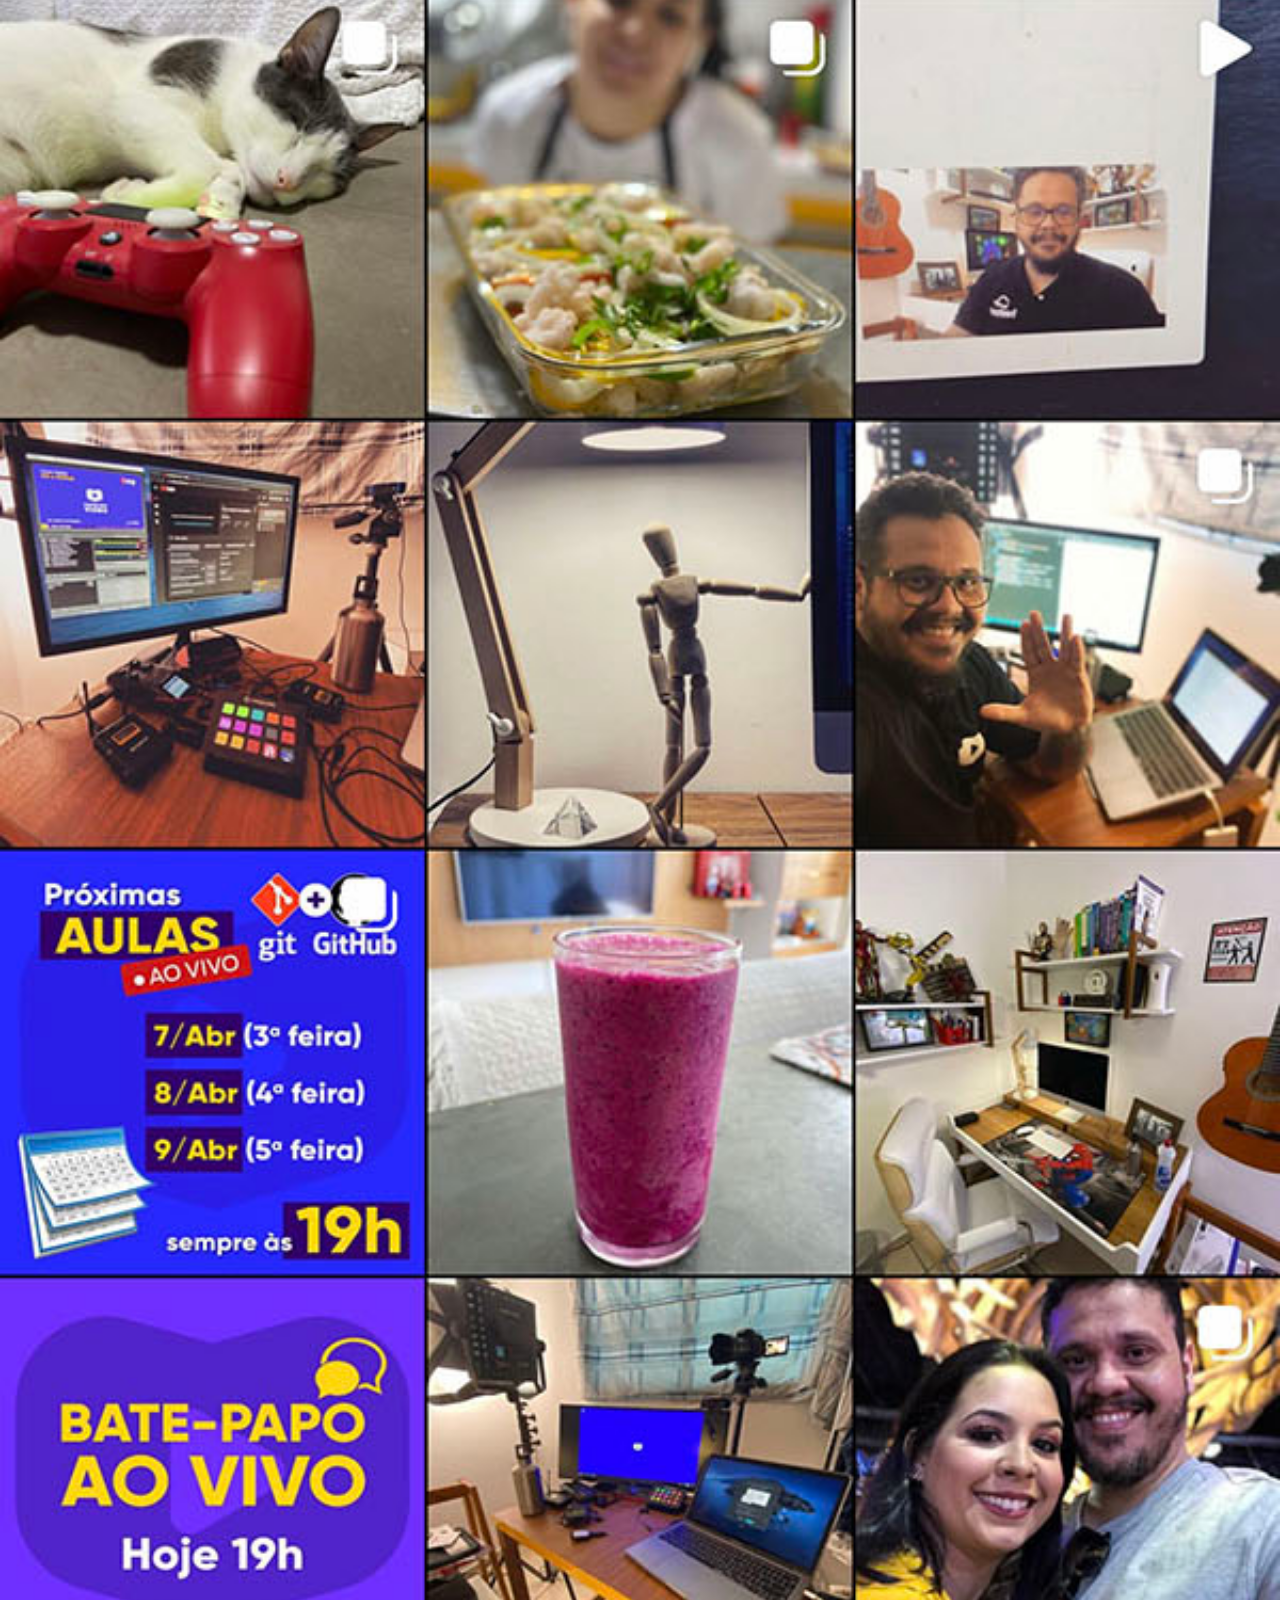
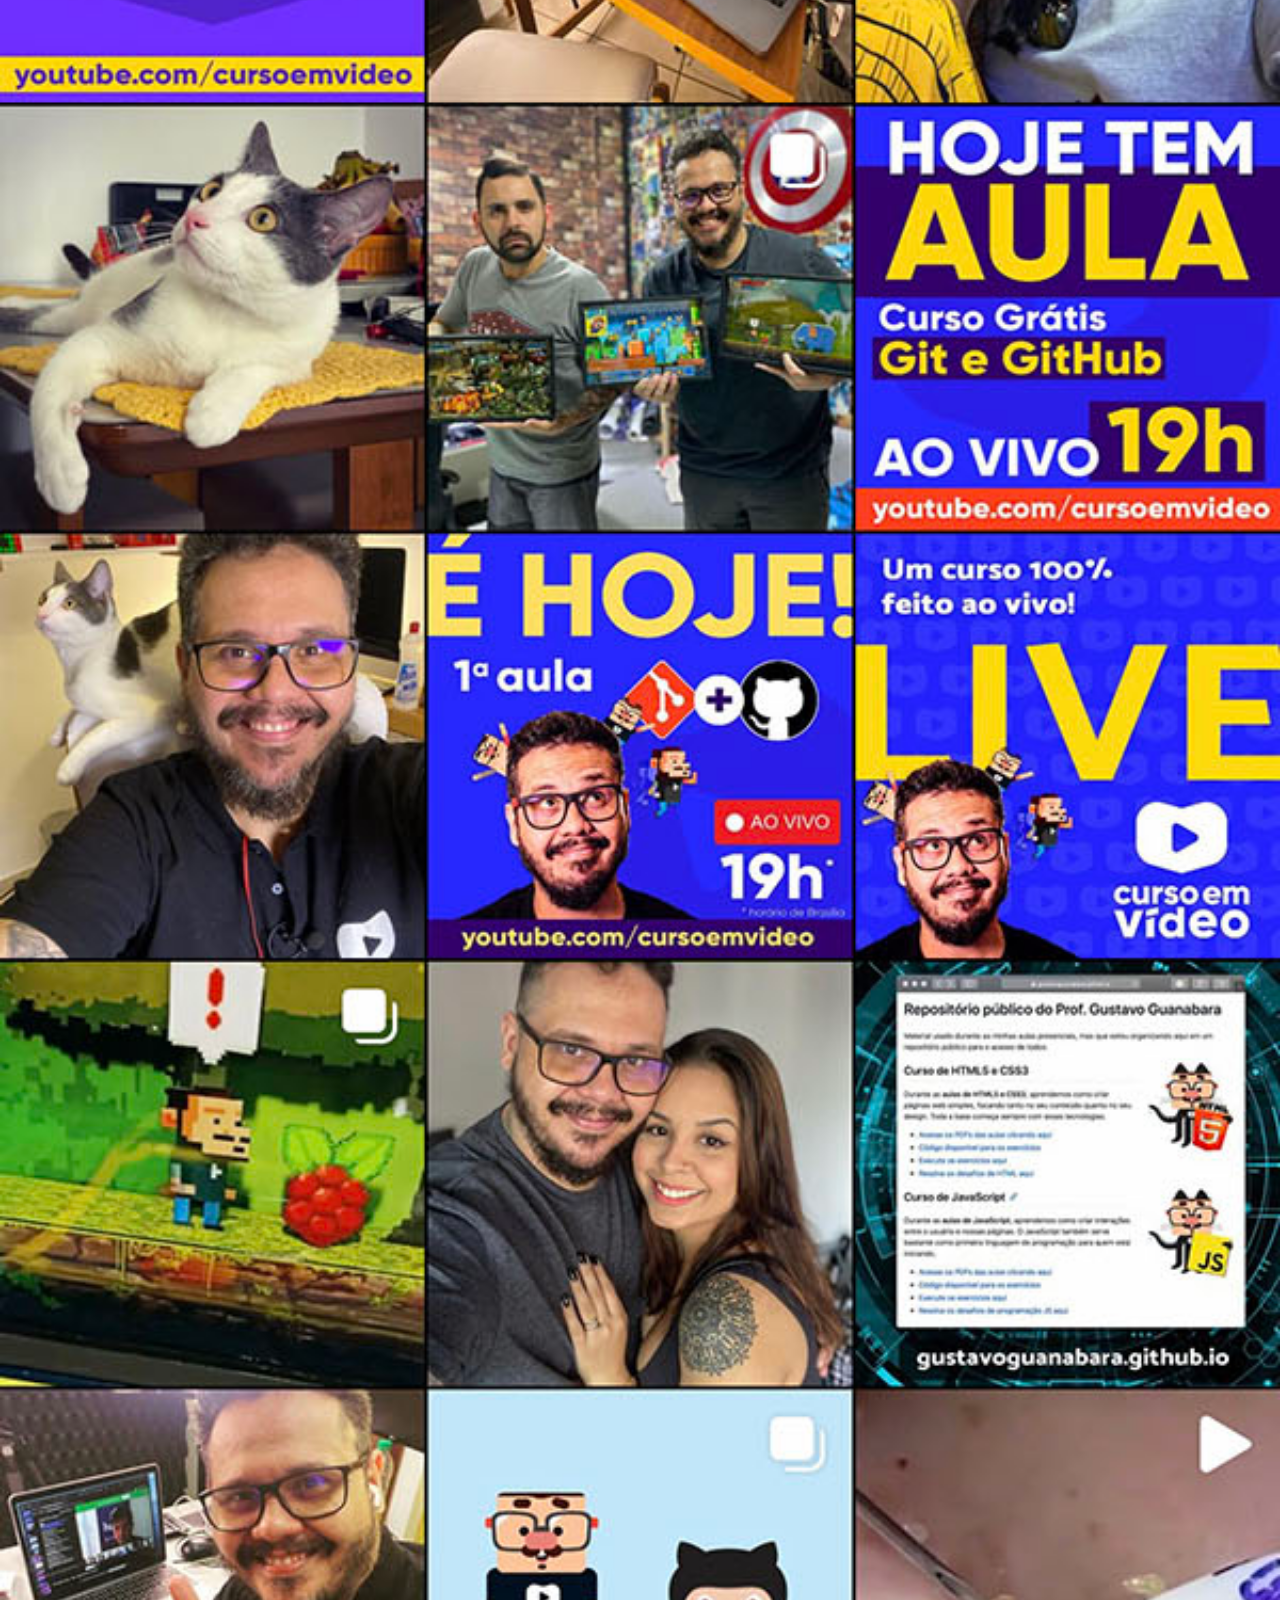
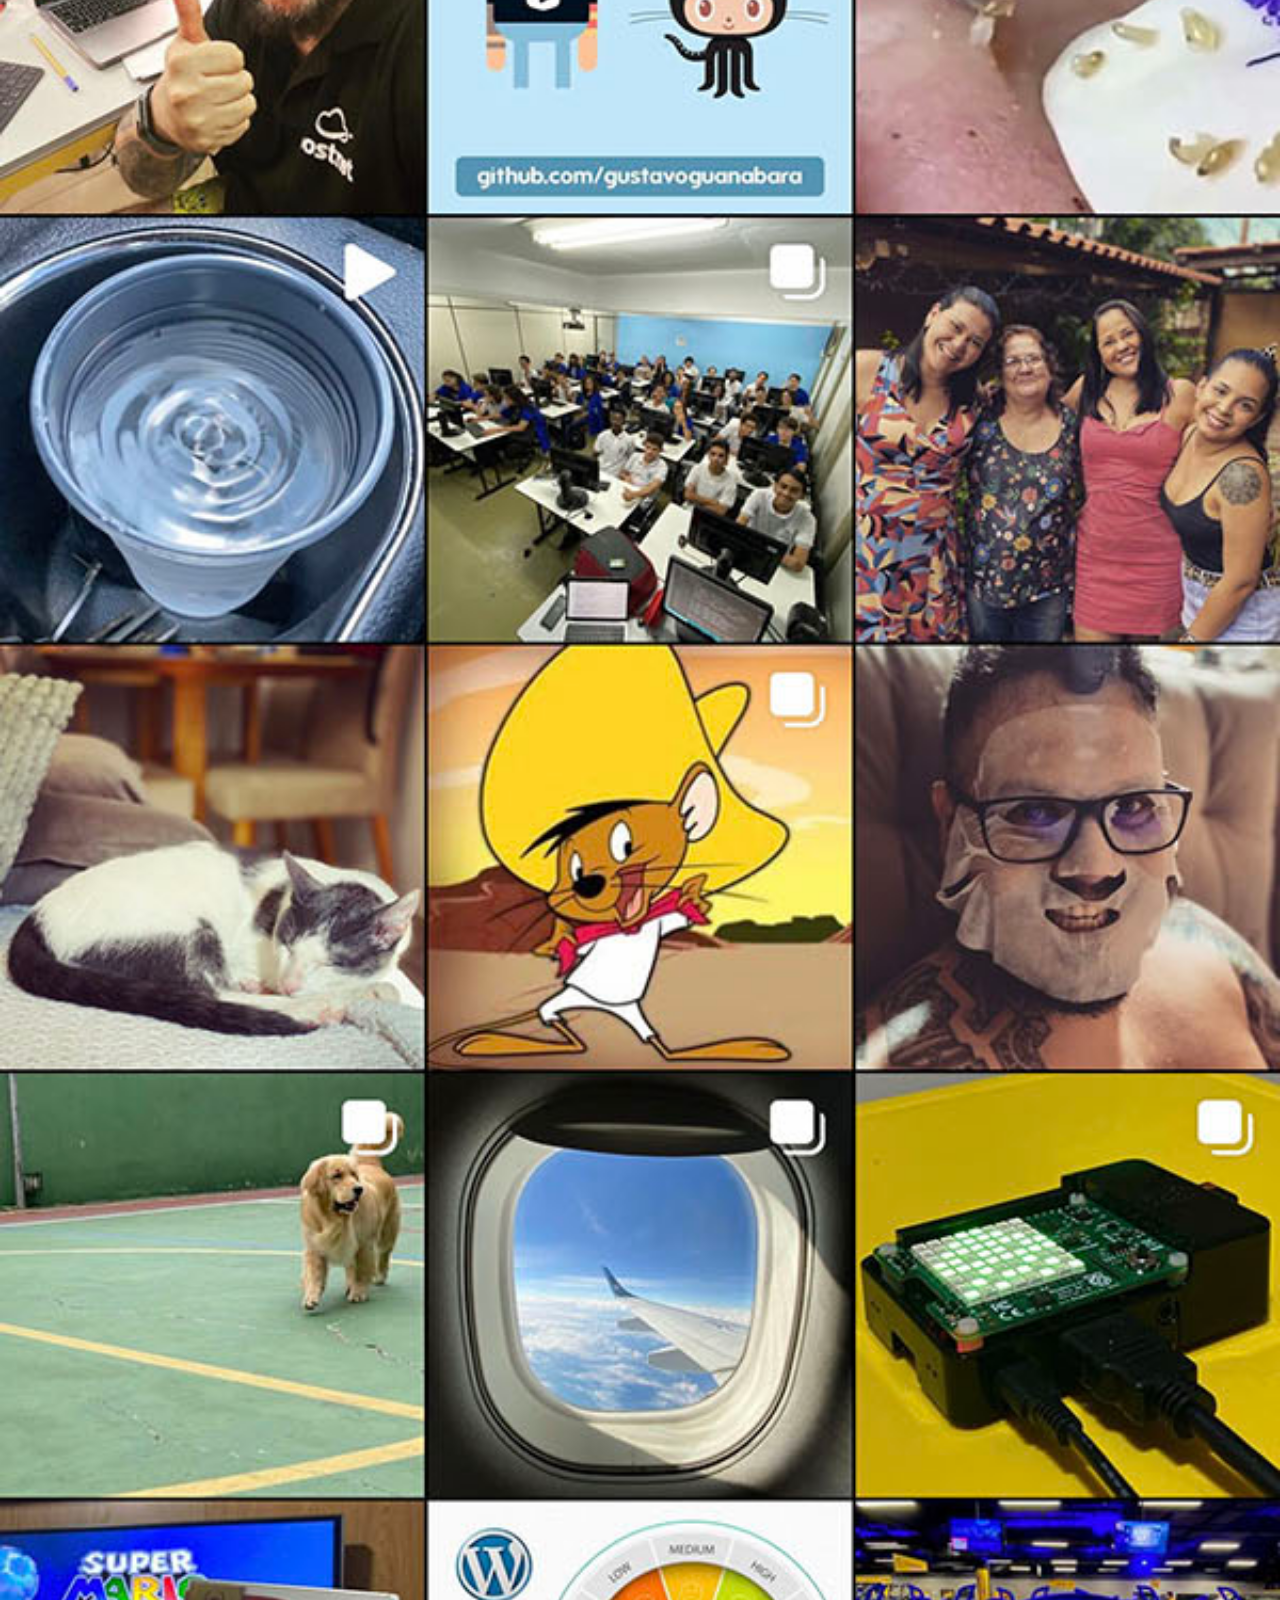
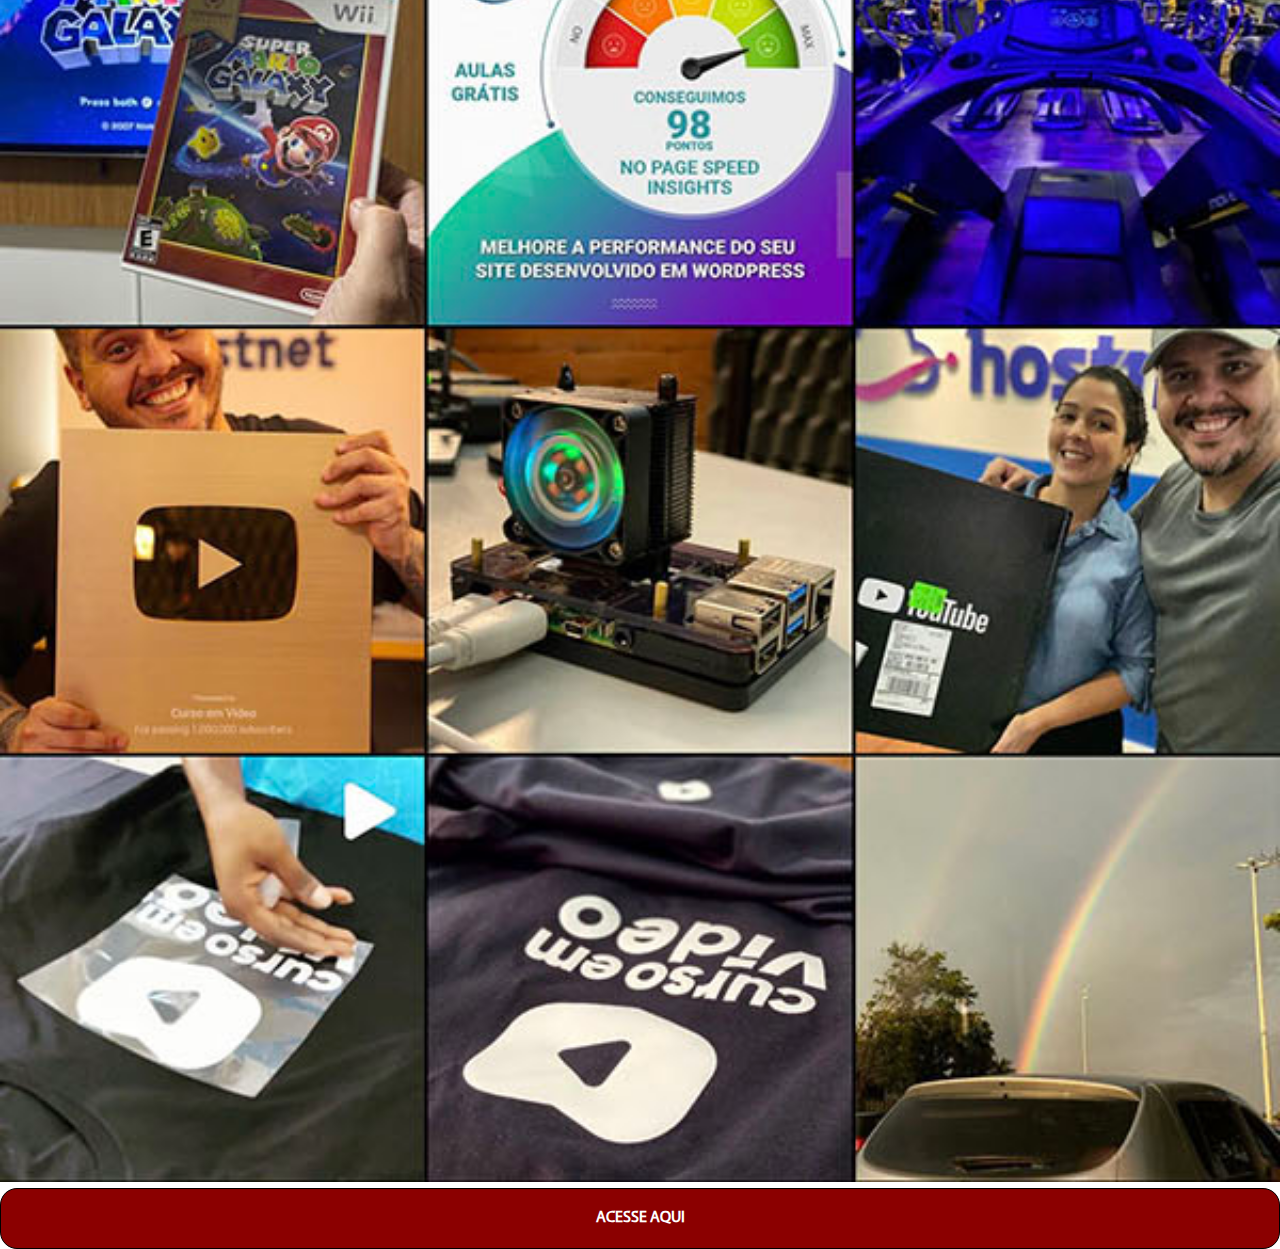
<file: instagram.html>
<!DOCTYPE html>
<html lang="pt-br">

<head>
    <meta charset="UTF-8">
    <meta http-equiv="X-UA-Compatible" content="IE=edge">
    <meta name="viewport" content="width=device-width, initial-scale=1.0">
    <title>Instagram</title>
    <link rel="stylesheet" href="/styles/social-media.css">
    <link rel="shortcut icon" href="/img/ico-instagram.ico" type="image/x-icon">

</head>

<body>
    <img src="/imagens/tela-instagram.jpg" alt="Instagram">
    <a href="https://www.instagram.com/gustavoguanabara/" target="_blank">ACESSE AQUI</a>

</body>

</html>
</file>
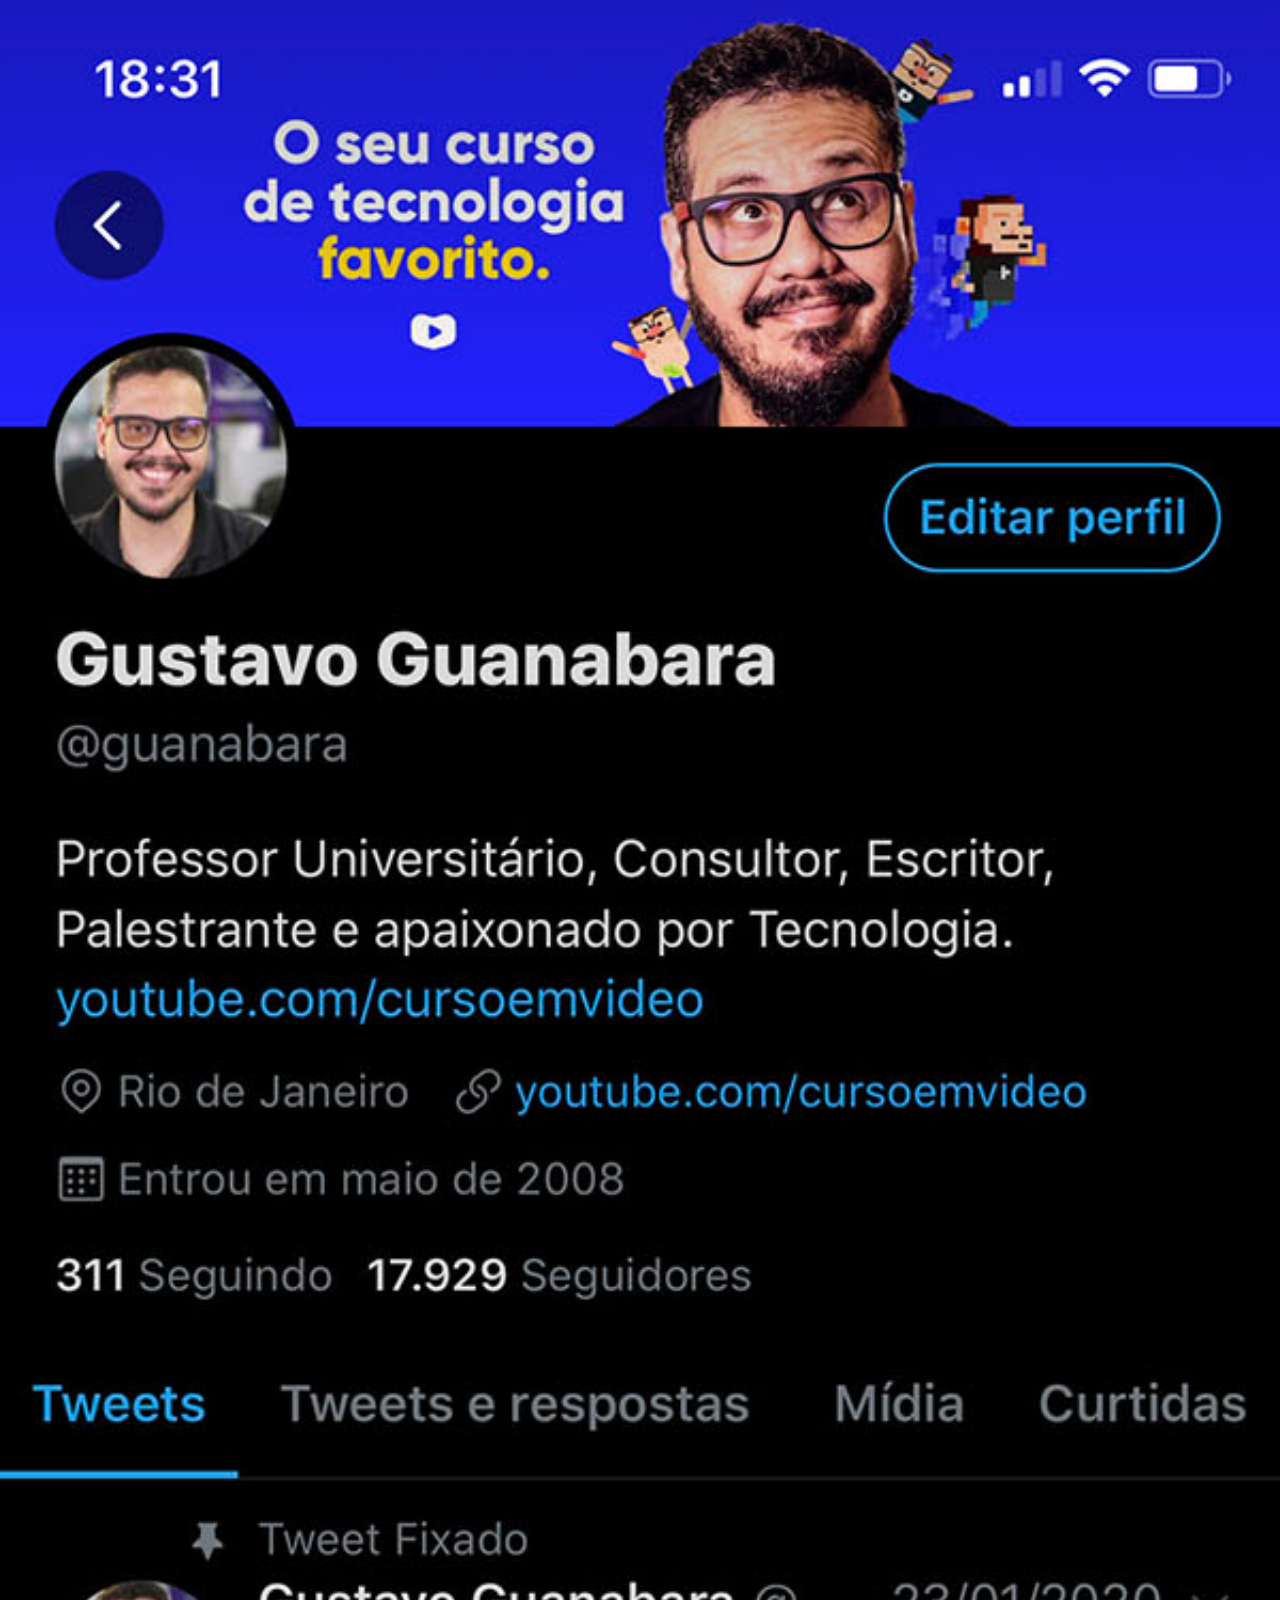
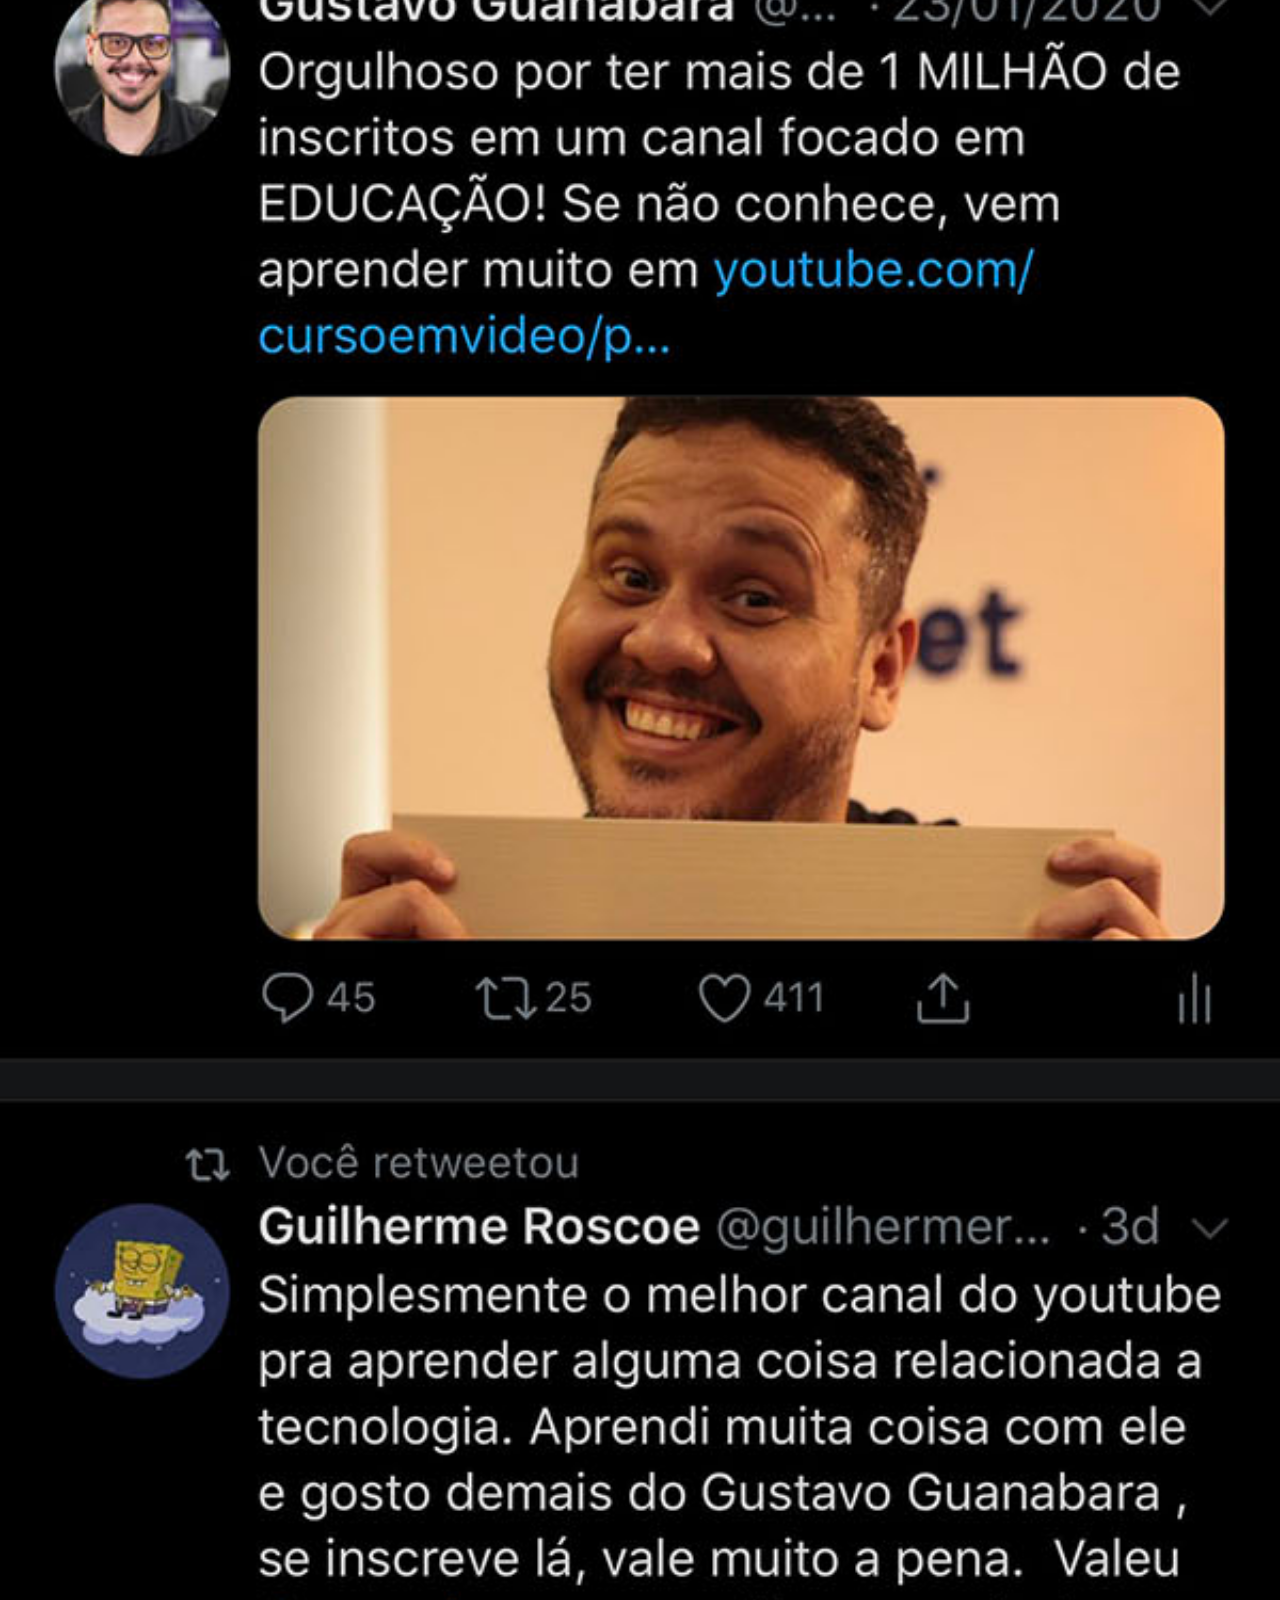
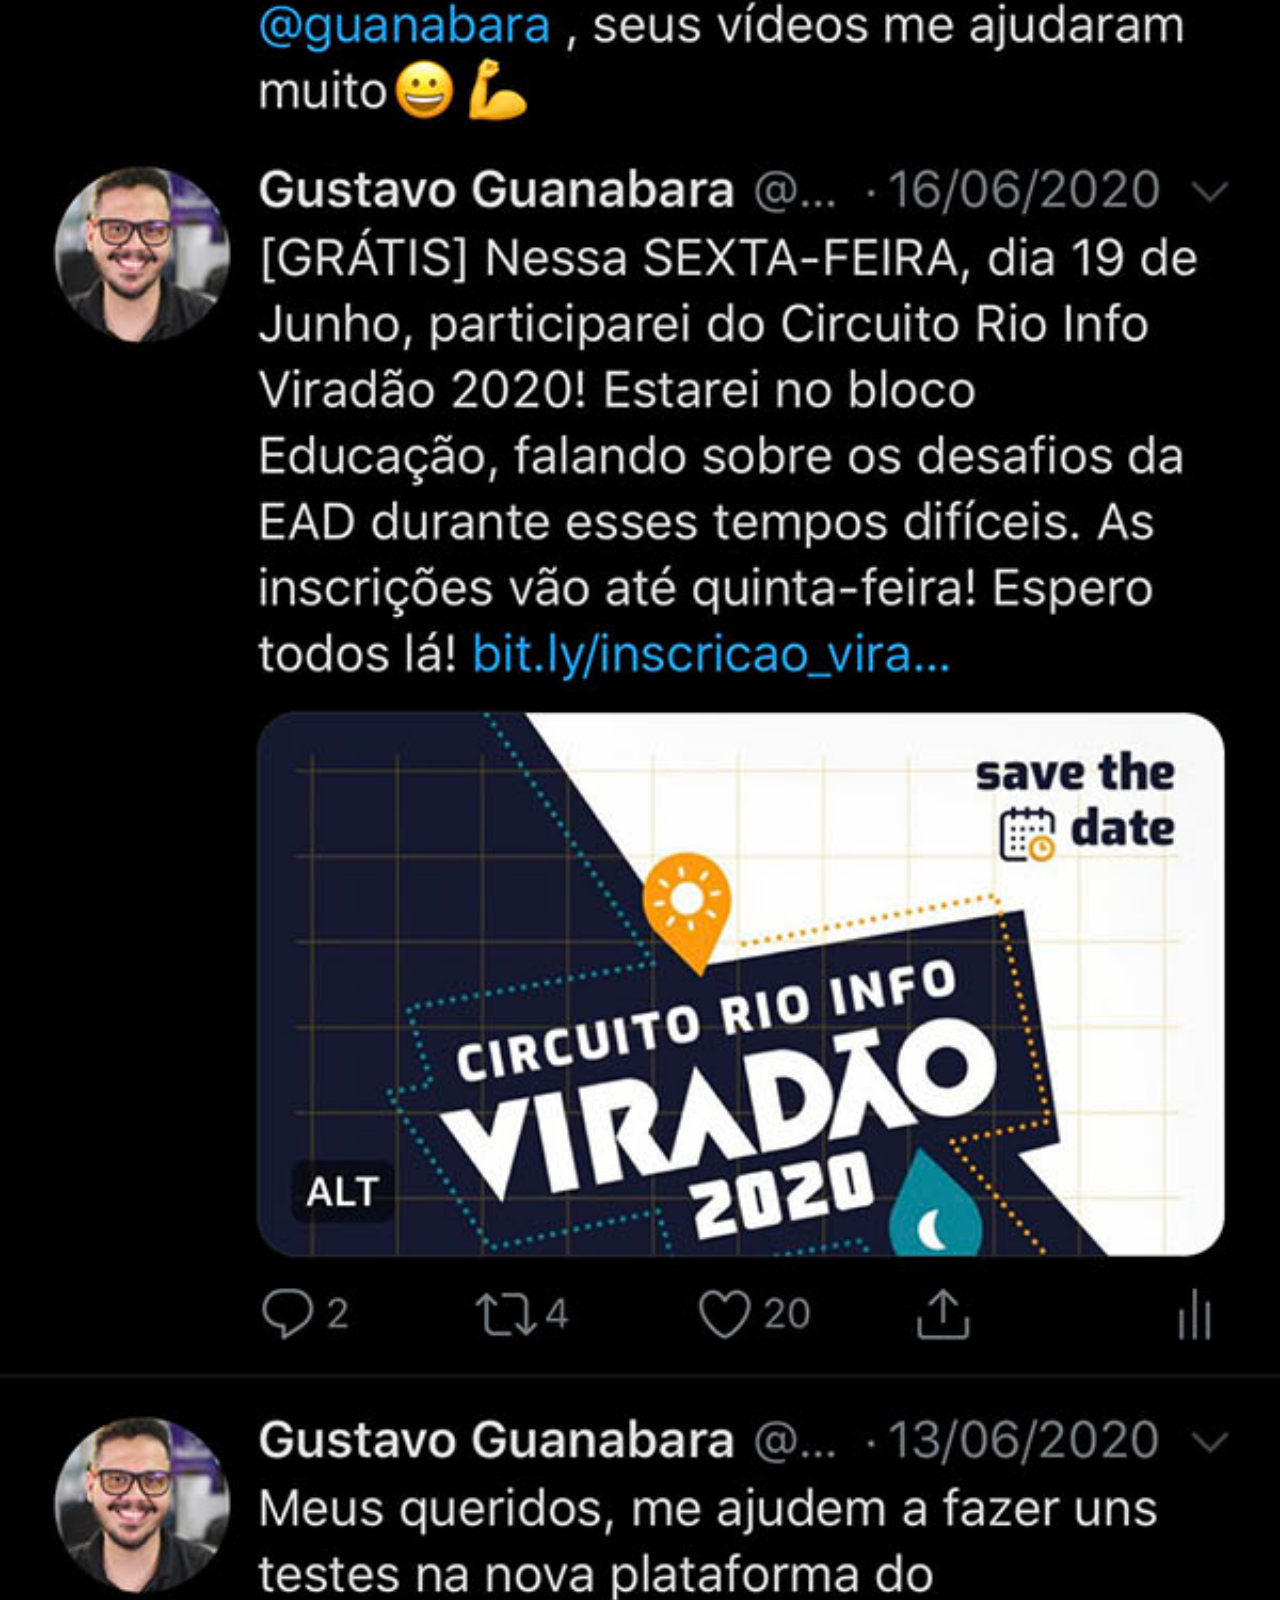
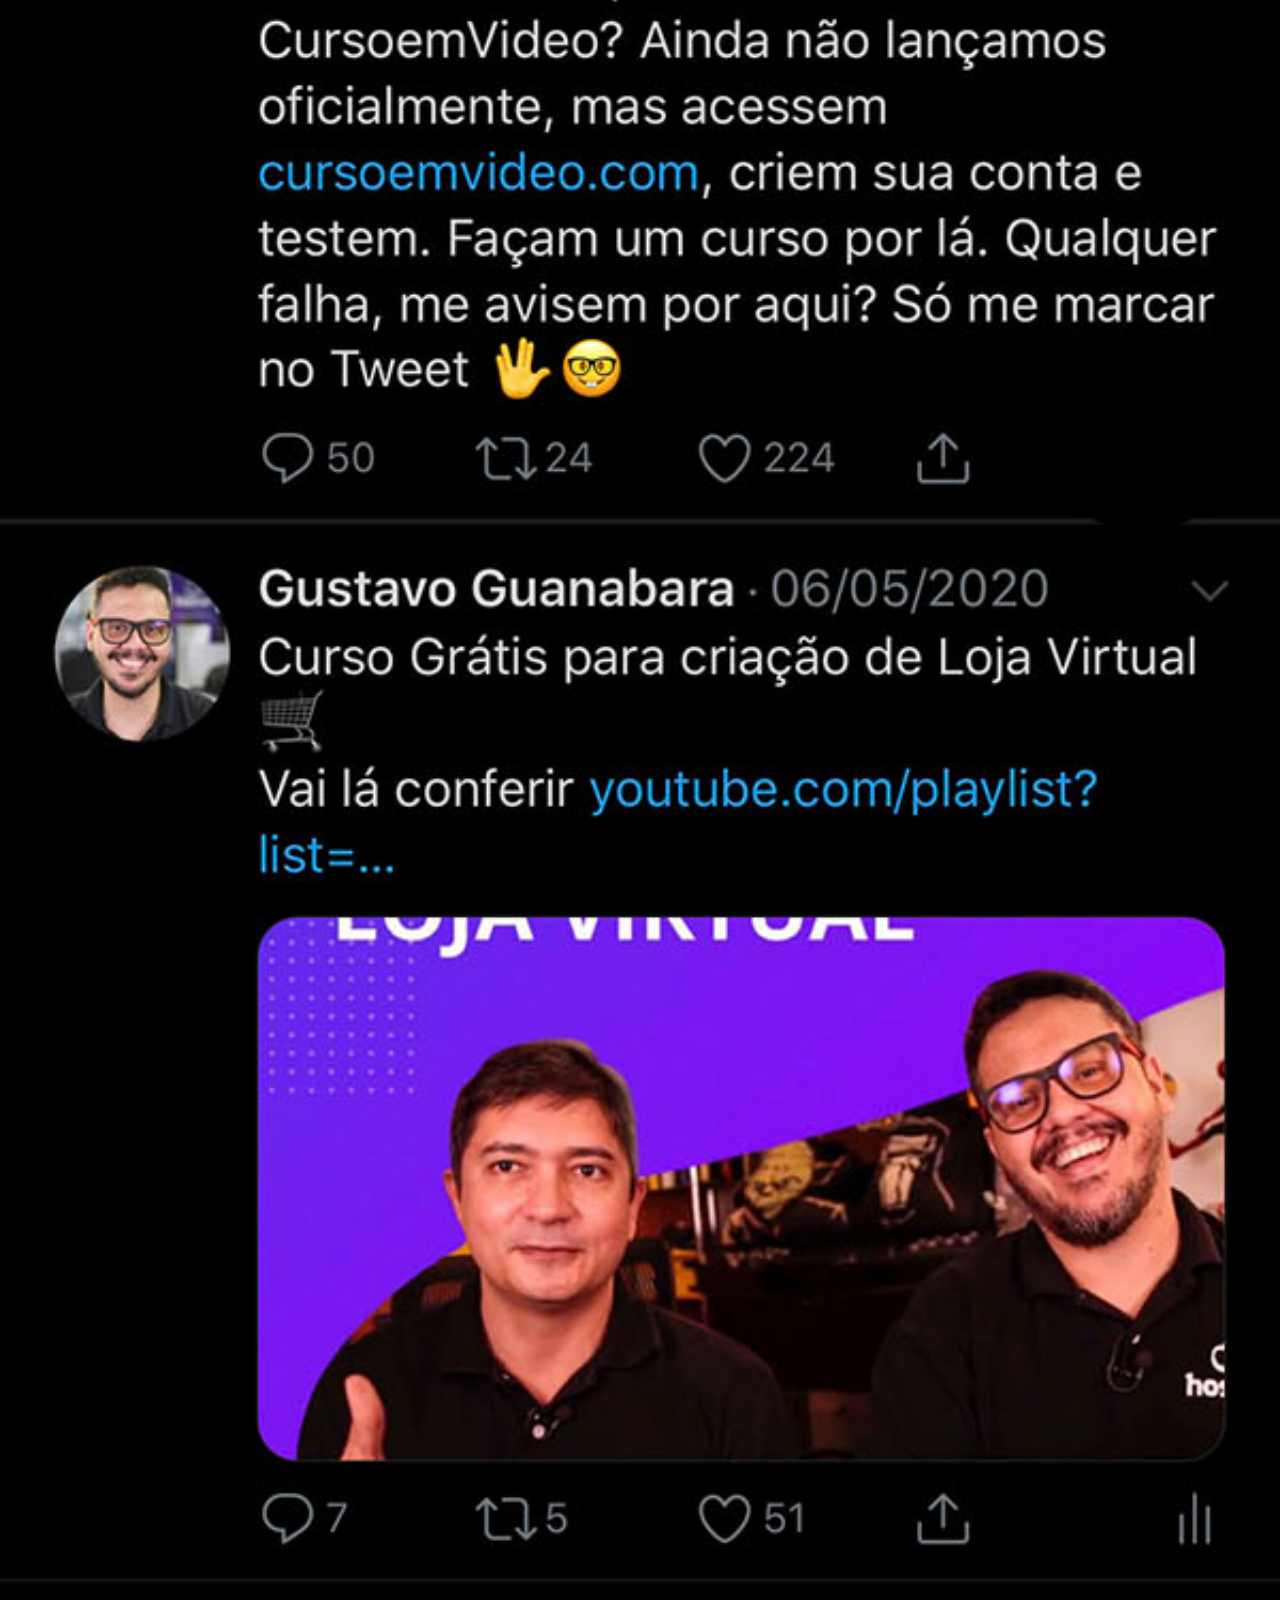
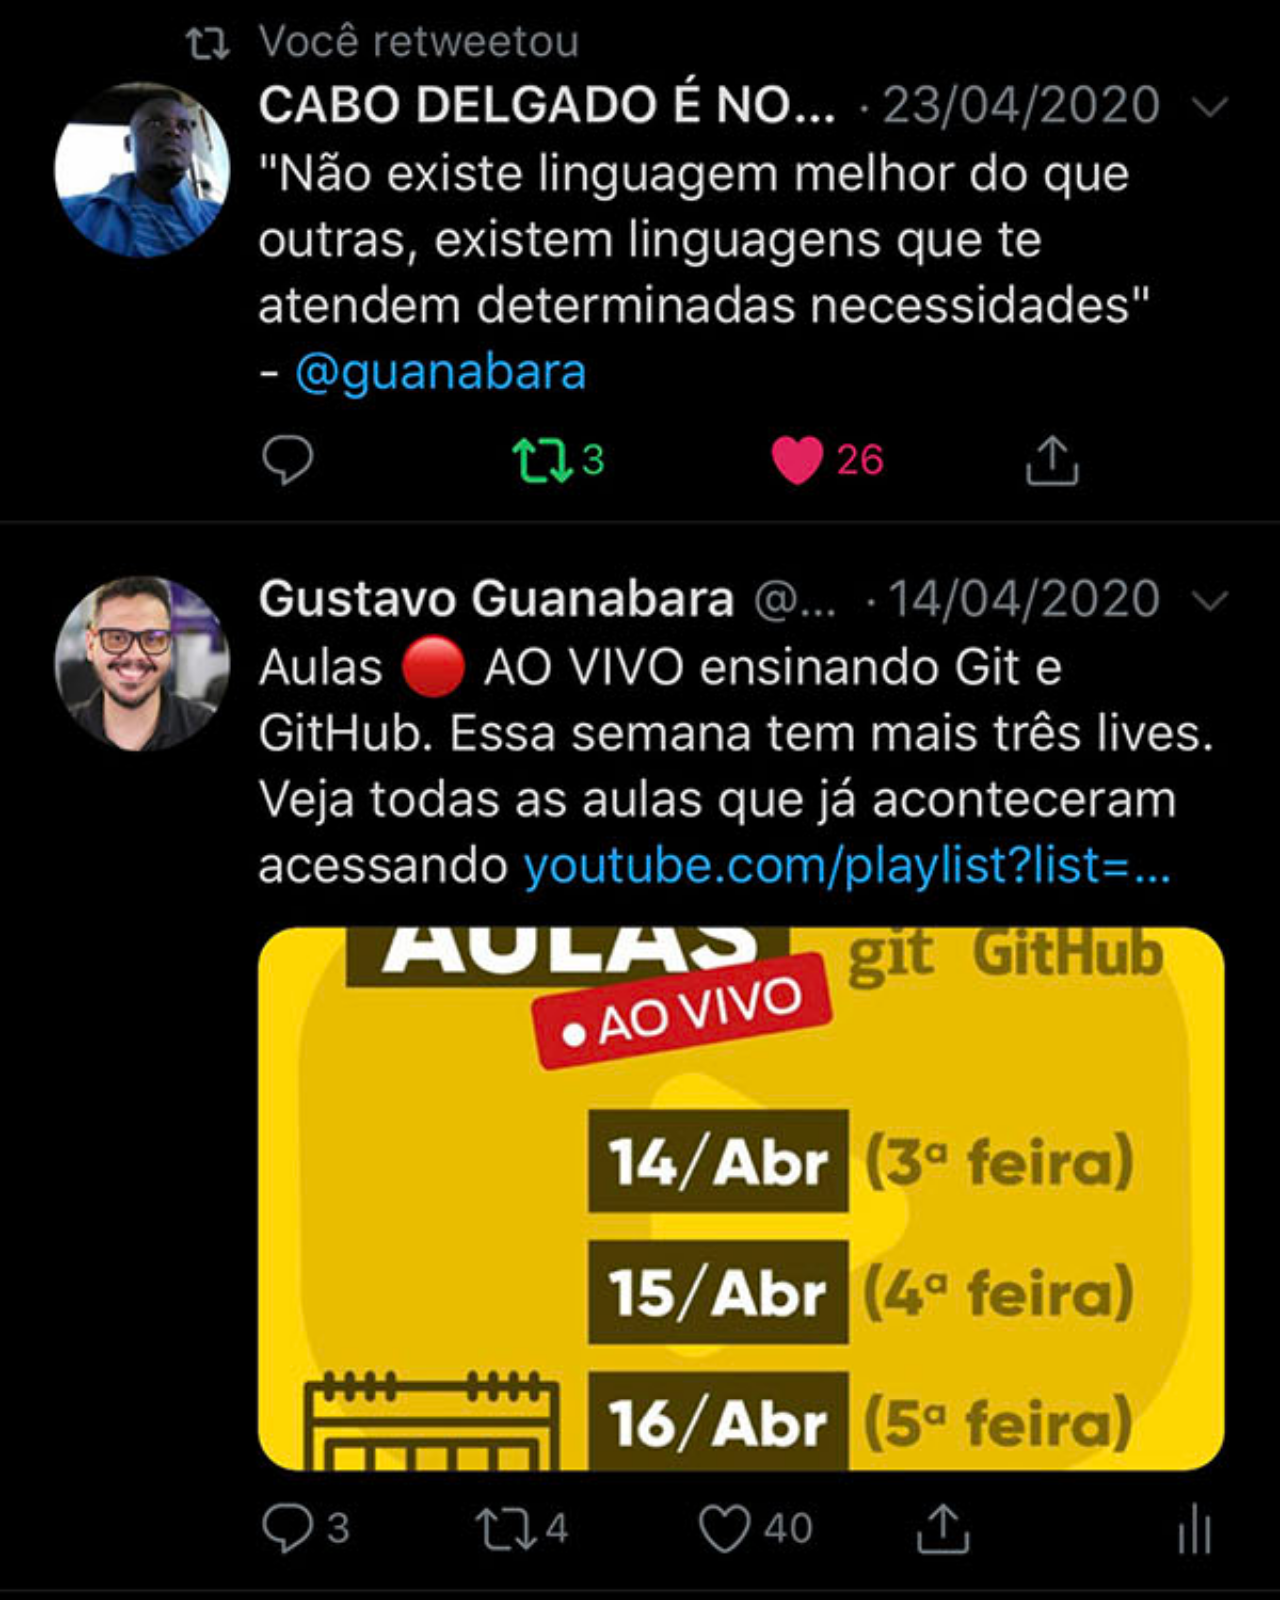
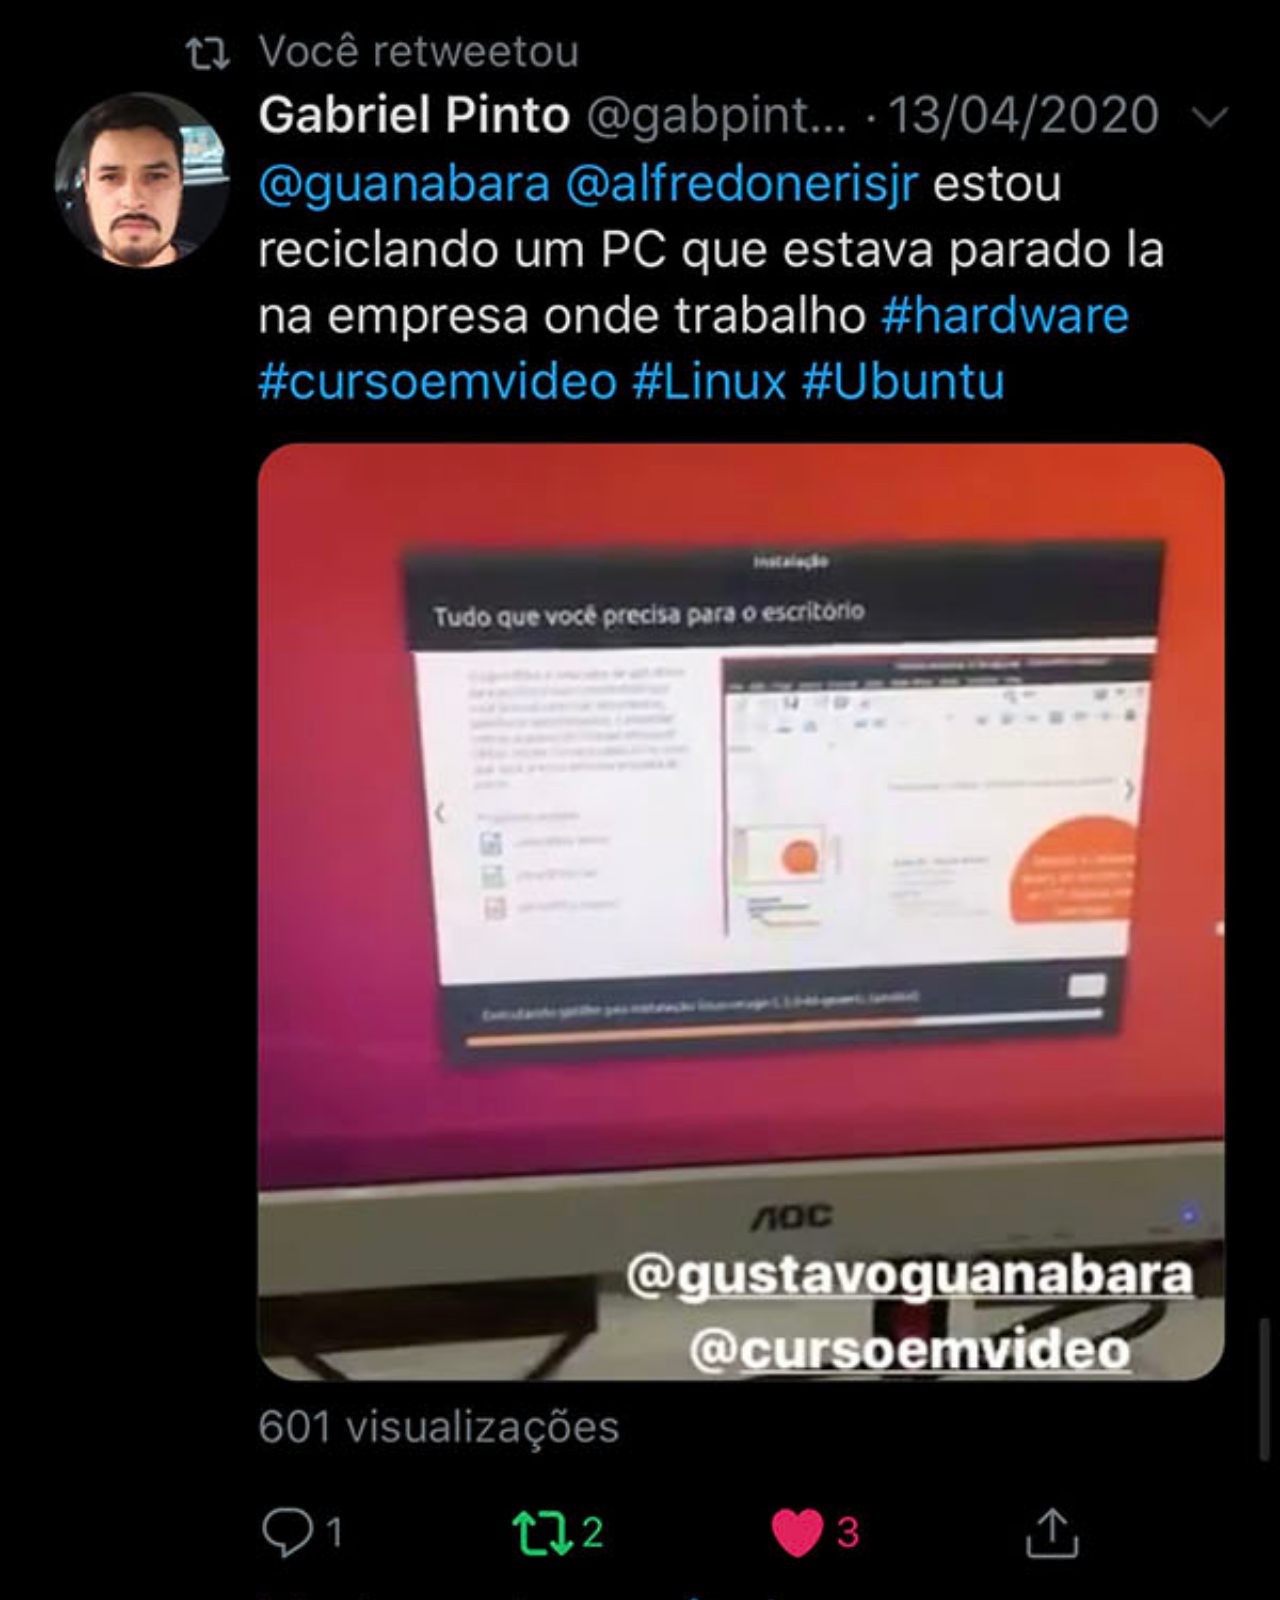
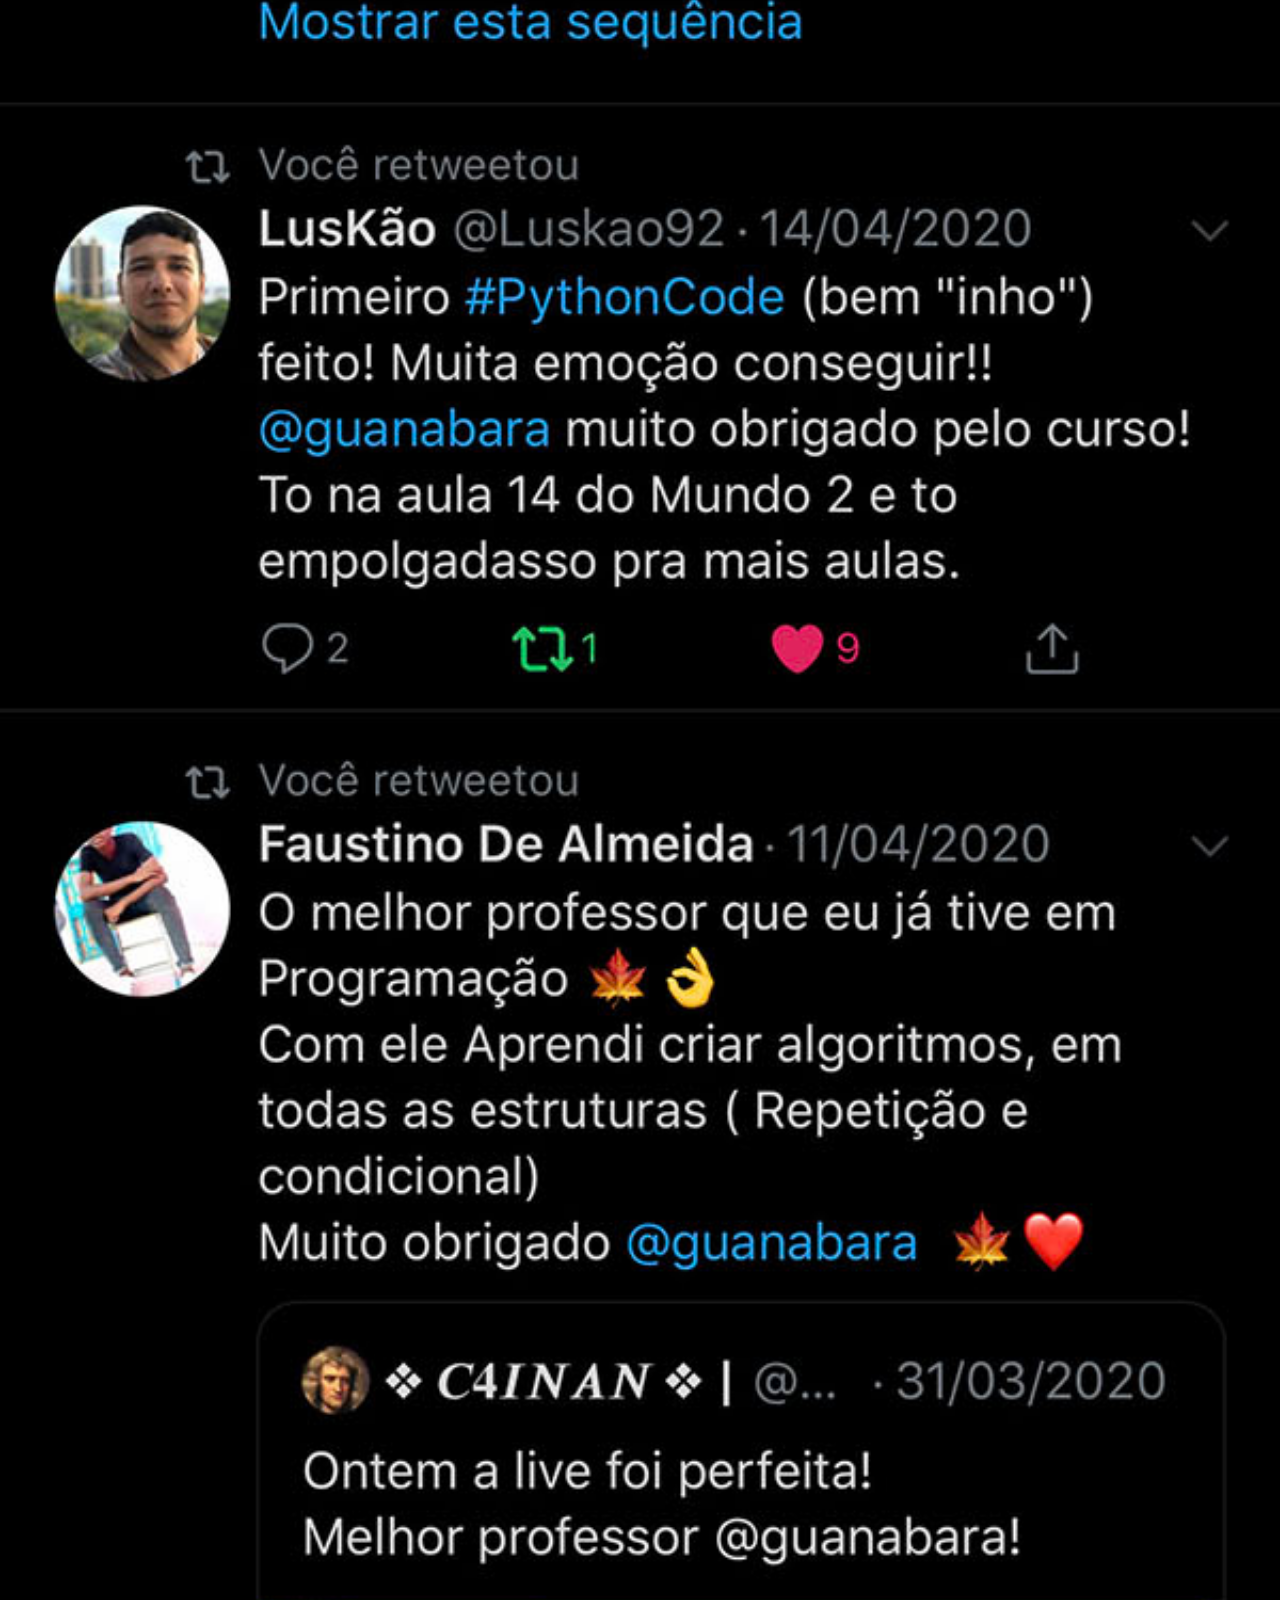
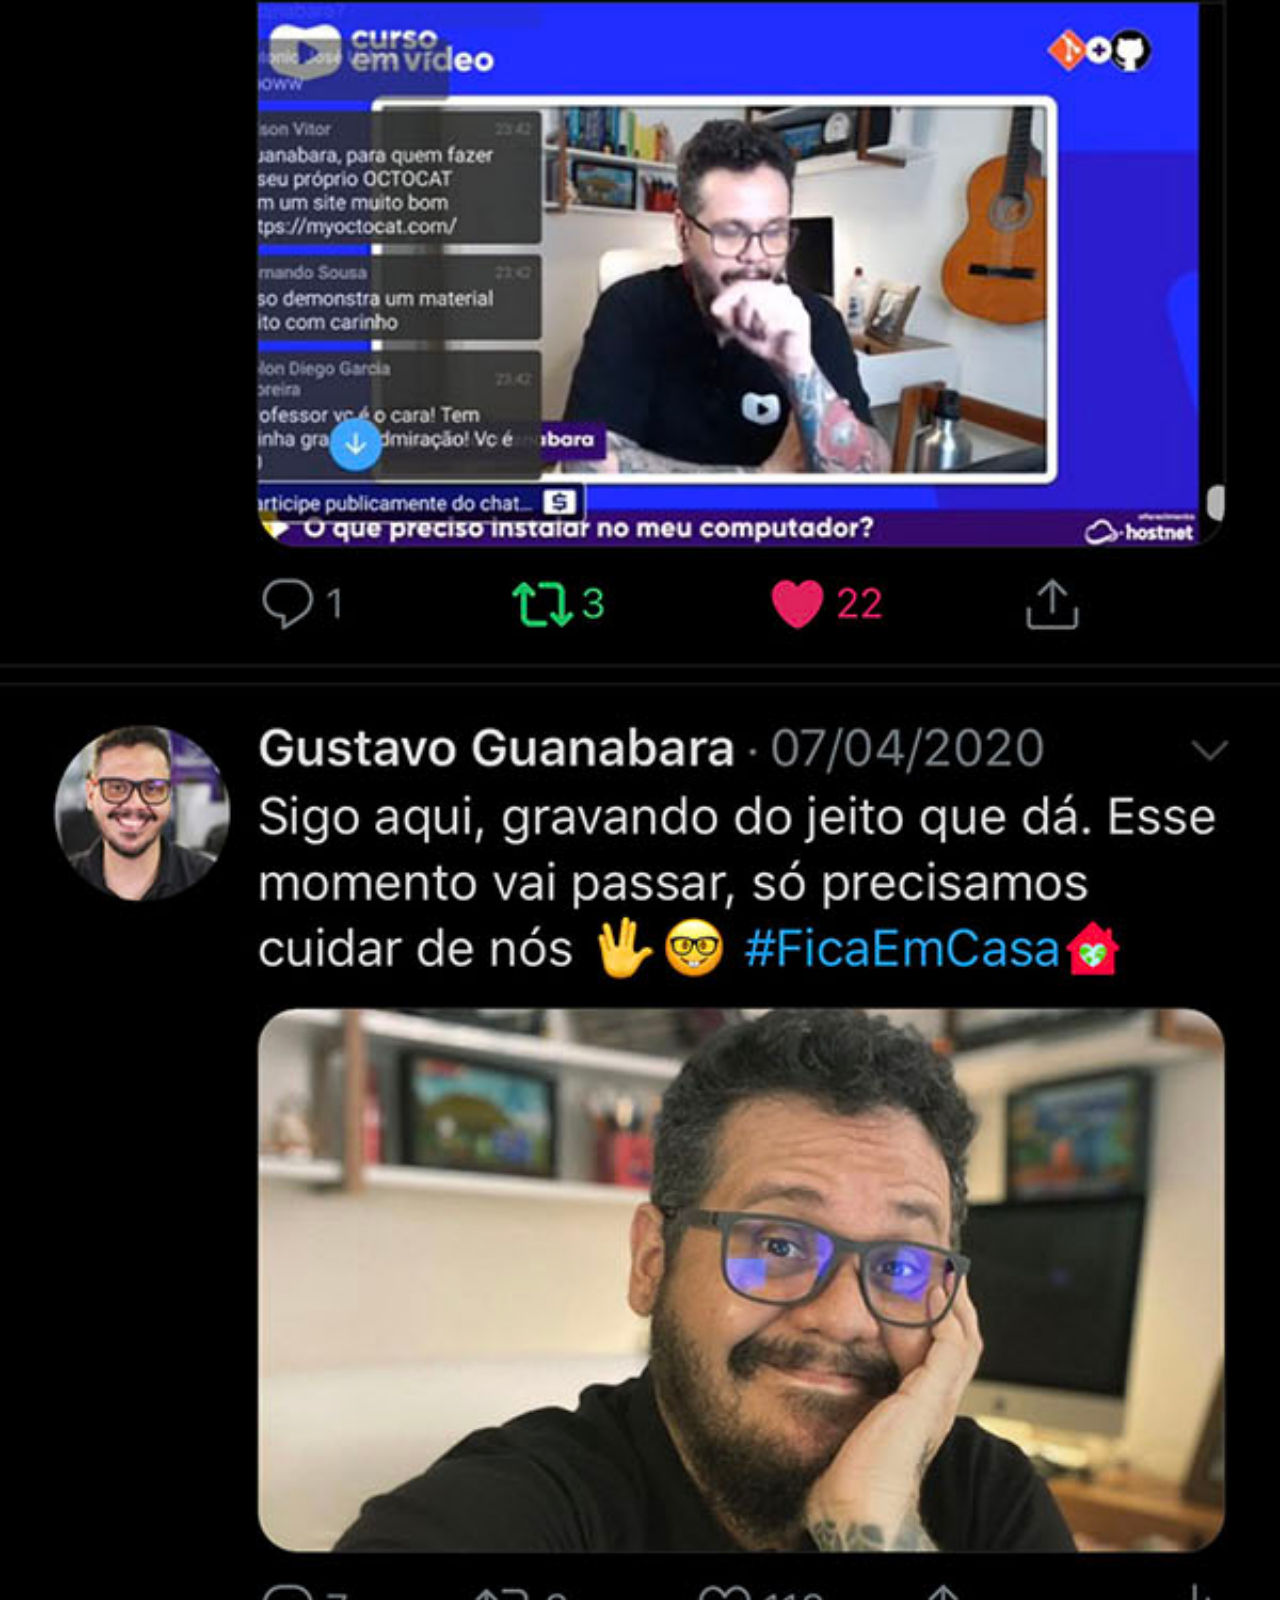
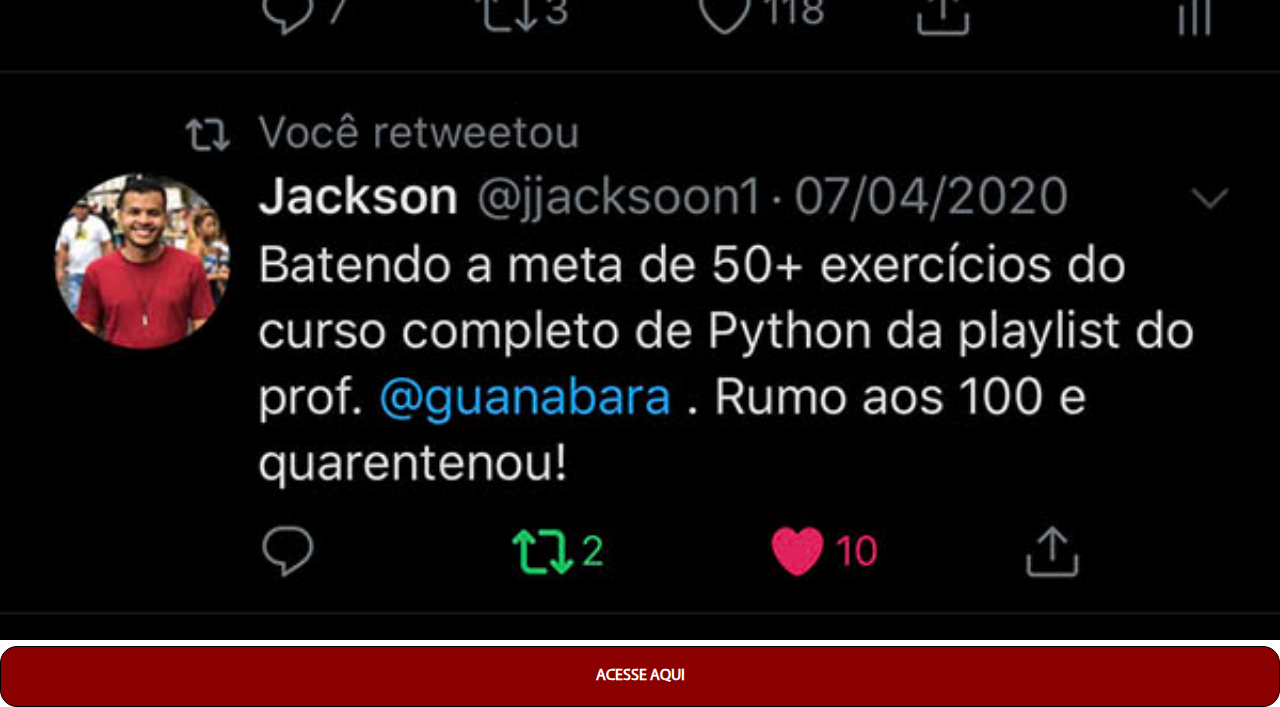
<file: twitter.html>
<!DOCTYPE html>
<html lang="pt-br">

<head>
    <meta charset="UTF-8">
    <meta http-equiv="X-UA-Compatible" content="IE=edge">
    <meta name="viewport" content="width=device-width, initial-scale=1.0">
    <title>Twitter</title>
    <link rel="stylesheet" href="/styles/social-media.css">

</head>

<body>
    <img src="/imagens/tela-twitter.jpg" alt="">
    <a href="https://twitter.com/guanabara" target="_blank">ACESSE AQUI</a>

</body>

</html>
</file>
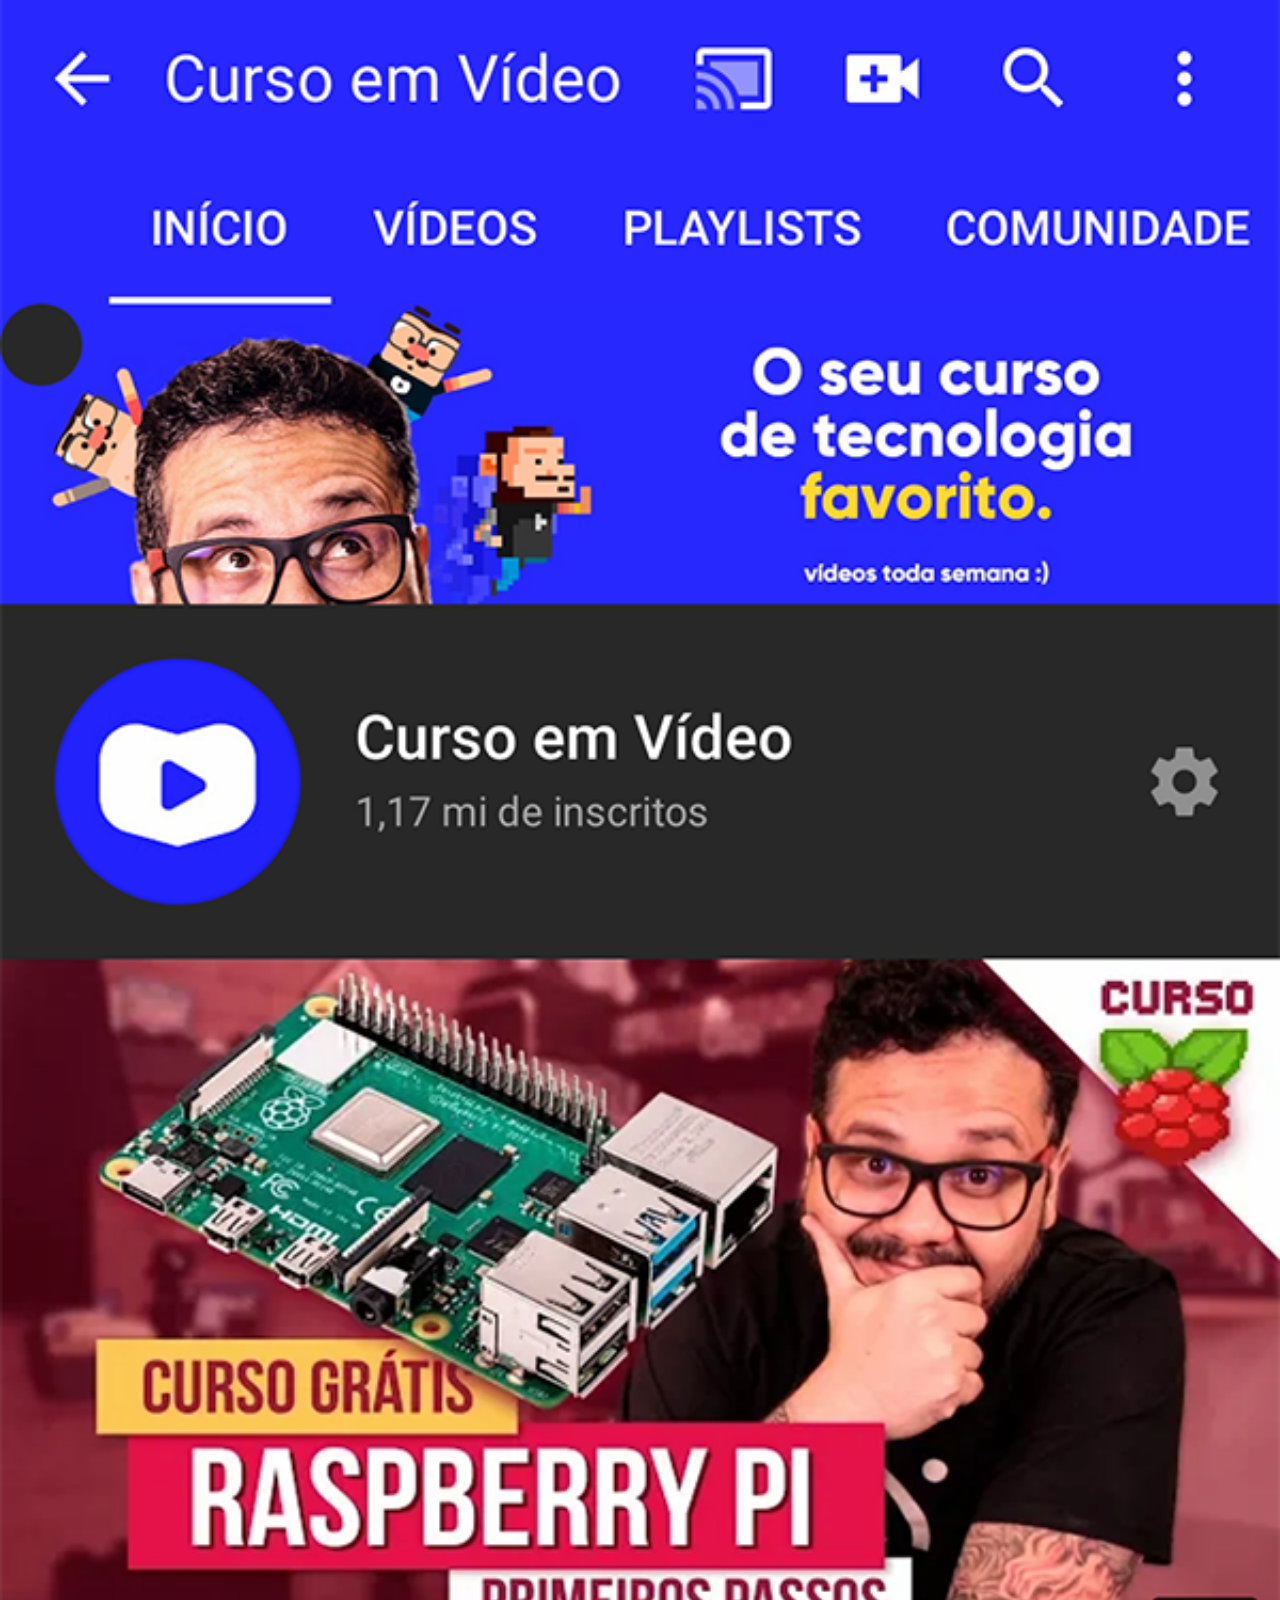
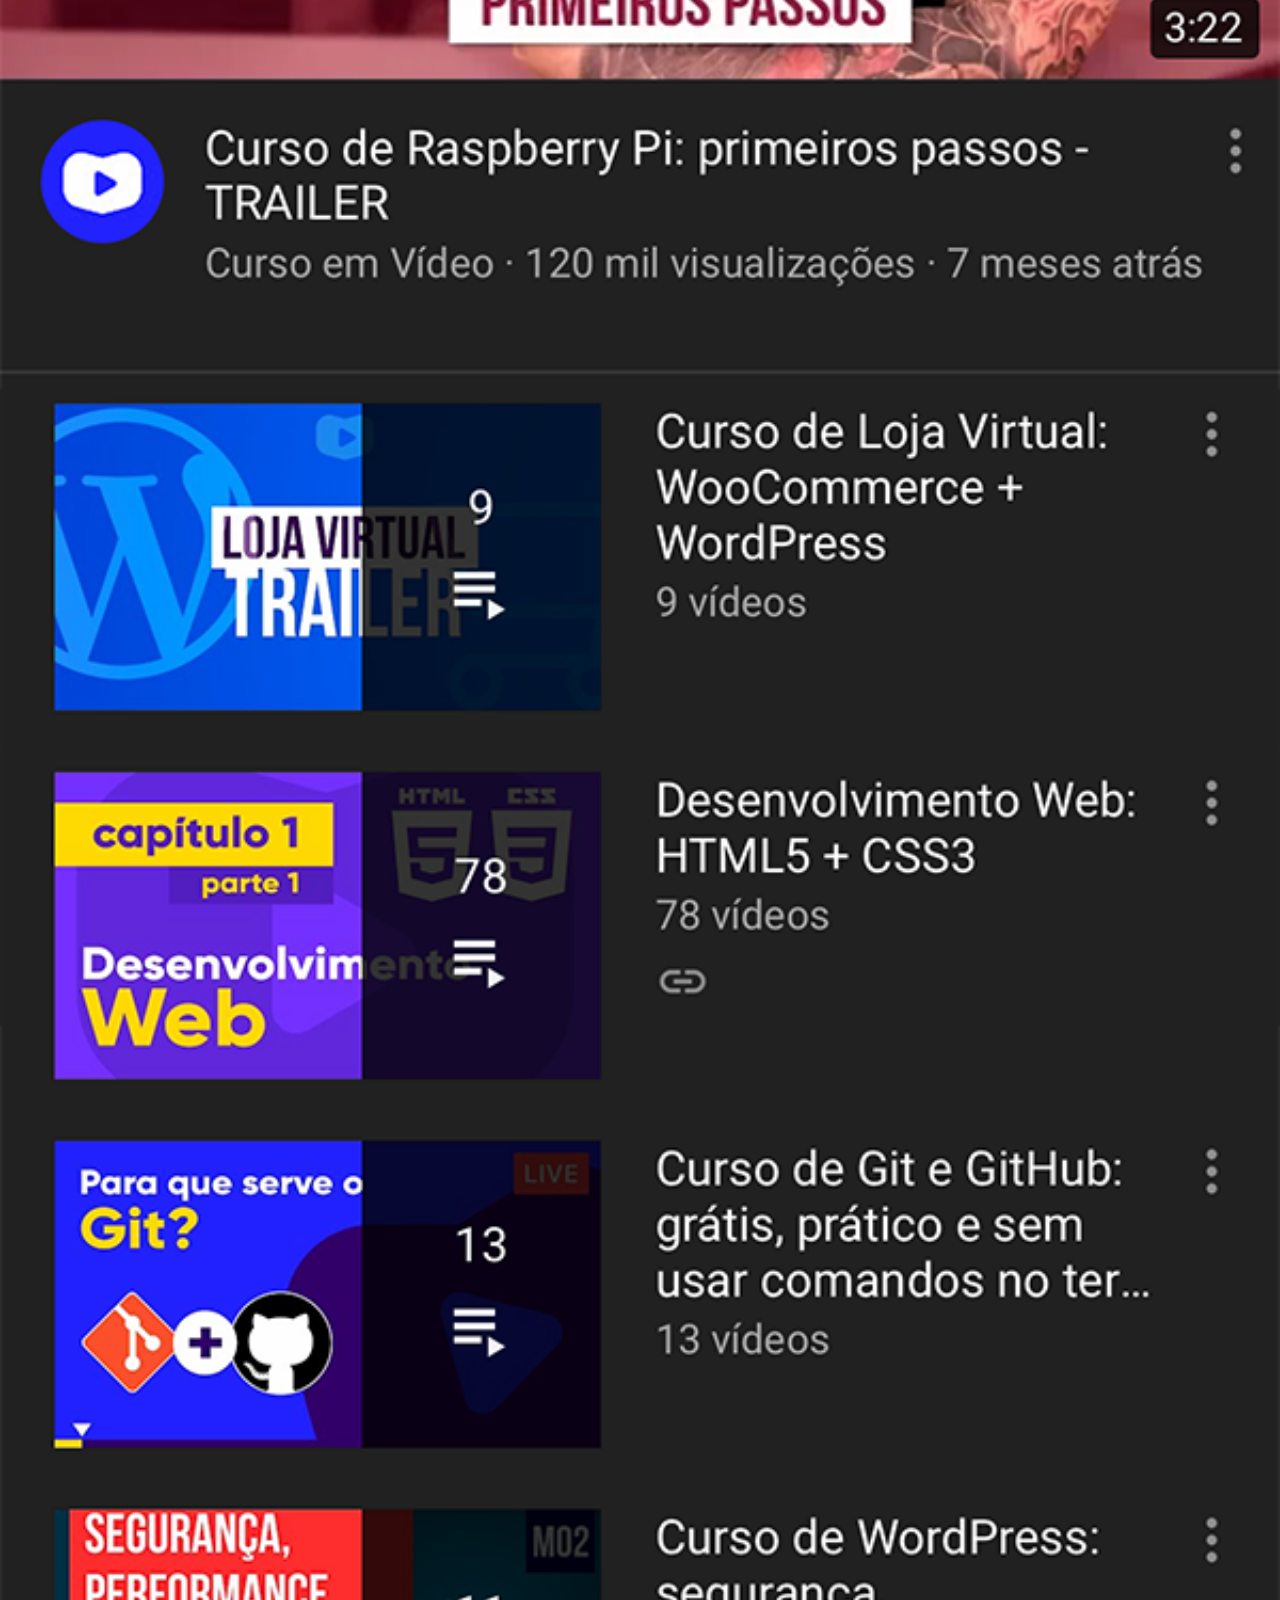
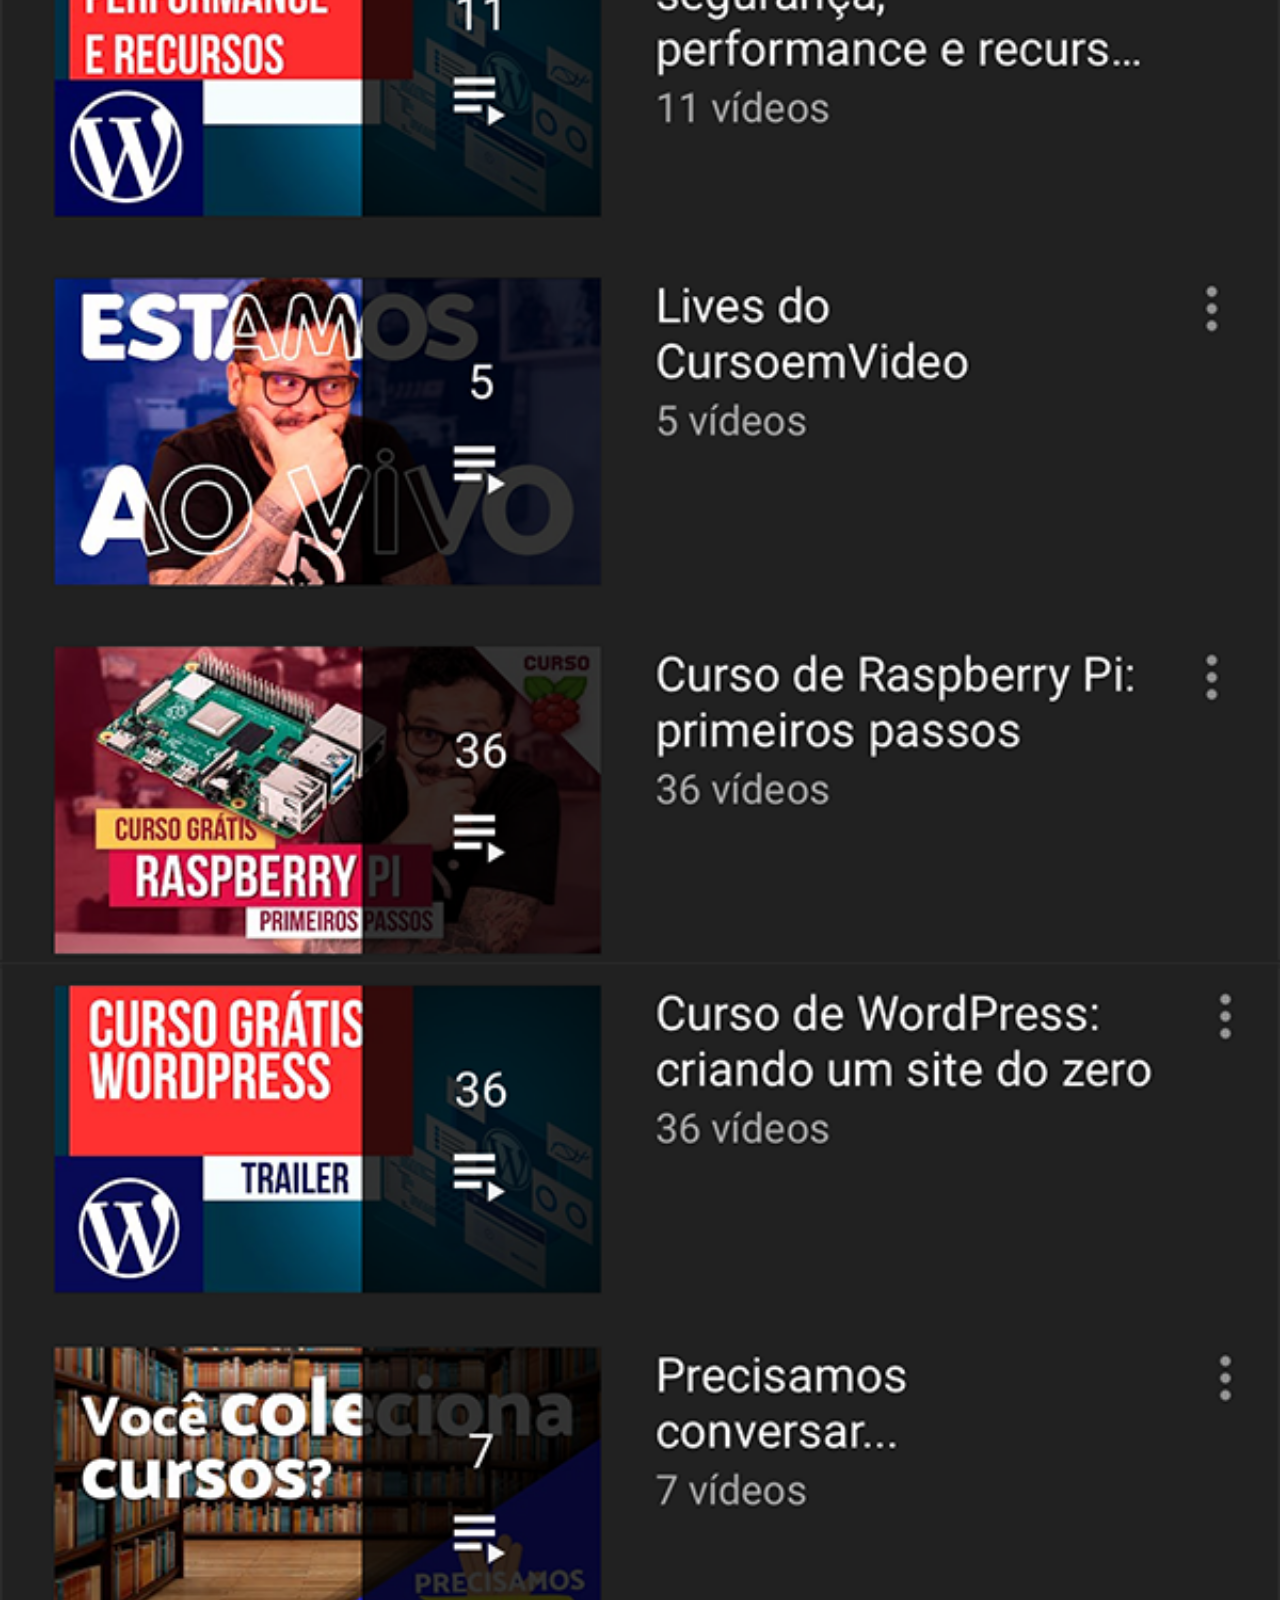
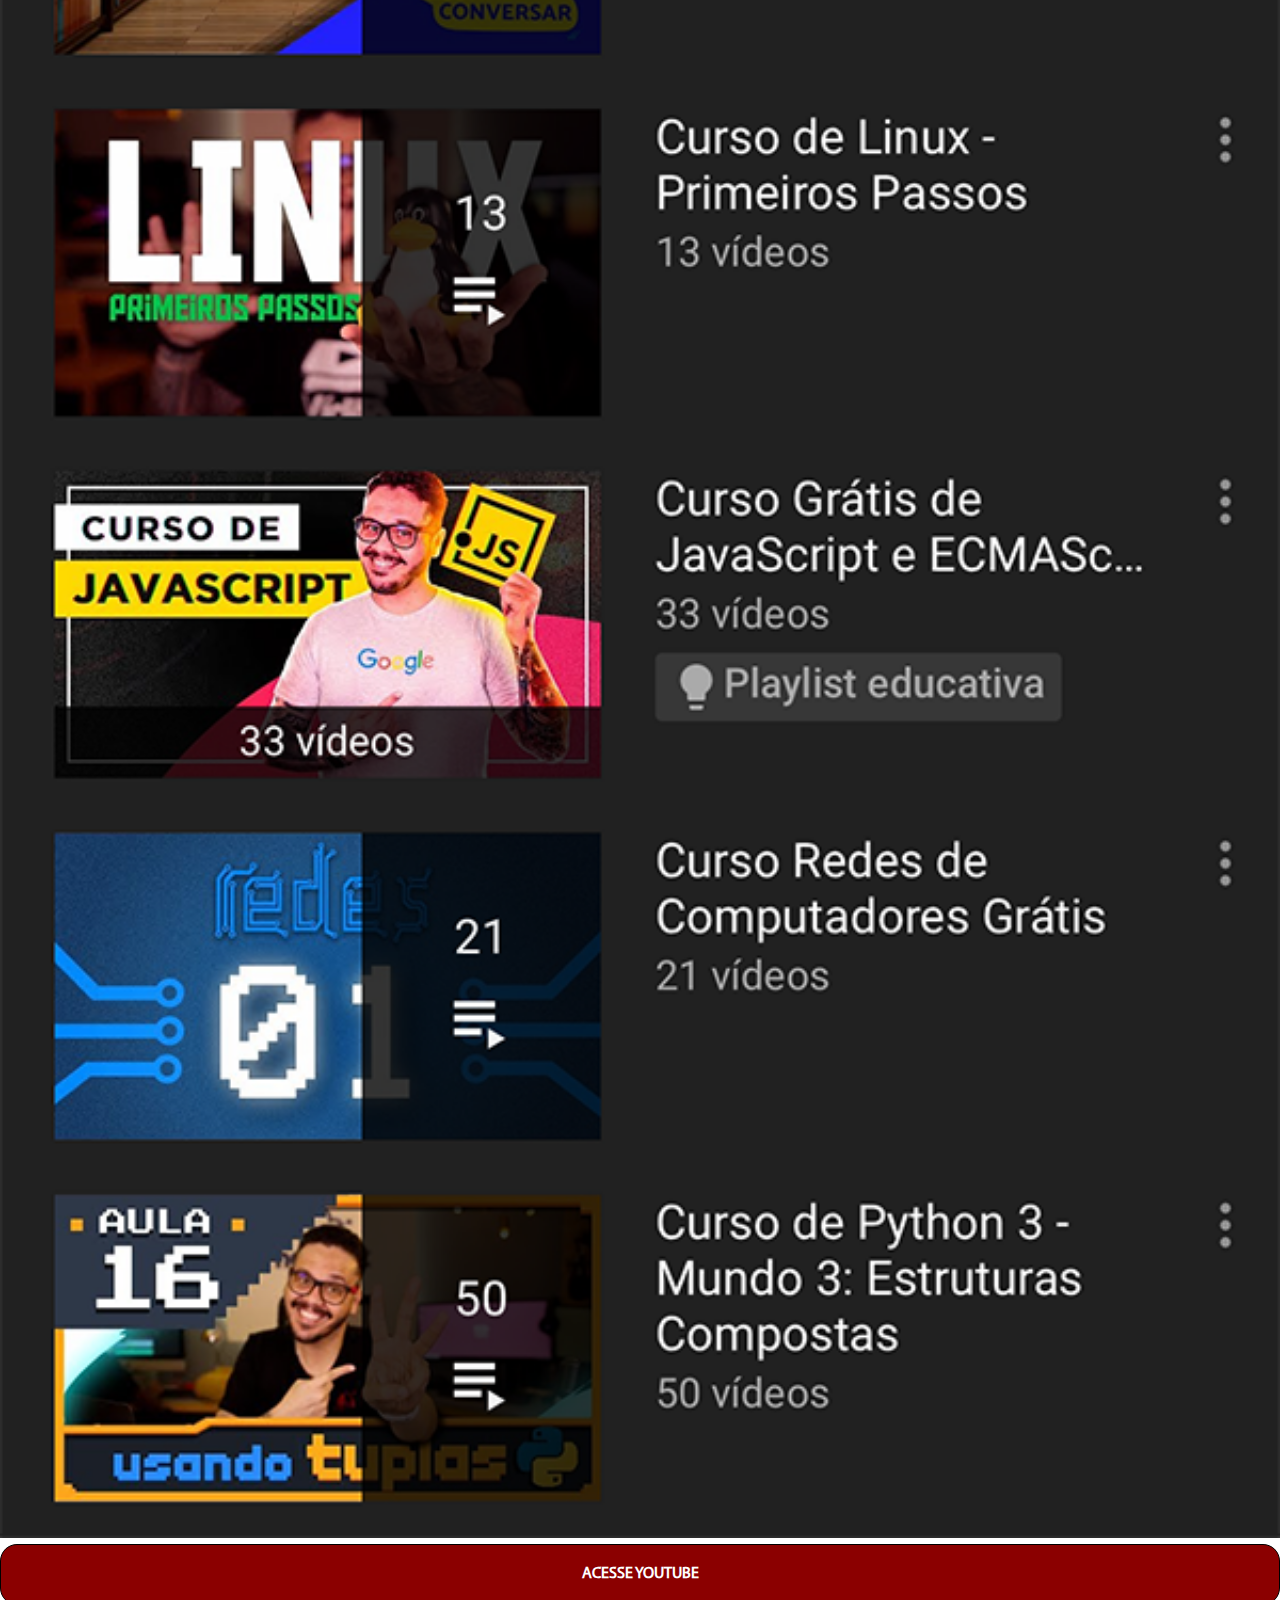
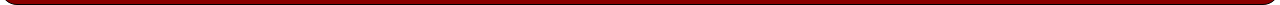
<file: youtube.html>
<!DOCTYPE html>
<html lang="pt-br">

<head>
    <meta charset="UTF-8">
    <meta http-equiv="X-UA-Compatible" content="IE=edge">
    <meta name="viewport" content="width=device-width, initial-scale=1.0">
    <title>Youtube</title>
    <link rel="stylesheet" href="styles/social-media.css">
</head>

<body>
    <img src="/imagens/tela-youtube.png" alt="youtube">
    <a href="https://www.youtube.com/channel/UCrWvhVmt0Qac3HgsjQK62FQ" target="_blank">ACESSE YOUTUBE</a>

</body>

</html>
</file>
<file: styles/style.css>
@charset "UTF-8";

@font-face {
    font-family: 'myriadPRO';
    src: url(/fonts/myriad-pro-regular.OTF);
}

:root {
    --fontMyriad: 'myriadPRO';
    --fontAlternative: 'arial';
    --fontColor: #707073;
    --corMenuApple: #333333;
}

* {
    margin: 0px;
    padding: 0px;
    font-family: var(--fontMyriad);
    color: var(--fontColor);
}

html {
    height: 100vh;
    width: 100vw;
    background-color: black;
    color: #707073;
}

body {
    background-image: url(/img/sunset-mountains-silhouette-5k-1280x800-47.jpg);
    background-repeat: no-repeat;
    background-position: top center;
    background-size: cover;
    background-attachment: fixed;
}

header {
    background-color: #323232;
    display: flex;
    flex-direction: row;
    justify-content: right;
}

main {
    position: relative;
    height: 140vh;
}

footer {
    height: 7vh;
    background-color: #F5F5F7;
    text-align: center;
    color: #707073;
    padding: 1em;
}

section#phone {
    position: absolute;
    top: 50%;
    left: 50%;
    transform: translate(-50%, -50%);


    height: 627px;
    width: 311px;
    background-image: url(/imagens/frame-iphone.png);
    background-repeat: no-repeat;
    background-position: top center;
}

iframe#tela {
    position: relative;
    top: 80px;
    left: 22px;
    width: 267px;
    height: 471px;
}

/*posiciona social-medias na tela
*/
section#social-medias {
    text-align: left;
}

section#social-medias>a>img {
    width: 30px;
    height: 30px;
    margin: 9px;
    border-radius: 50%;
    box-sizing: border-box;
}

section#social-medias img:hover {
    transform: translate(-1px, -1px);
    box-shadow: 0px 0px 4px #F5F5F7;
    transition: transform 0.5s, border 1s;
}
</file>
<file: styles/social-media.css>
@font-face {
    font-family: 'myriadPRO';
    src: url(/fonts/myriad-pro-regular.OTF);
}

:root {
    --fontMyriad: 'myriadPRO';
}

* {
    margin: 0px;
    padding: 0px;
    font-family: var(--fontMyriad);
}

img {
    width: 100vw;
}

/*pseudo-elemento scrollbar --> define configurações da barra de rolagmm*/
::-webkit-scrollbar {
    width: 0px;
    height: 0px;
}

a {
    display: block;
    background-color: darkred;
    text-decoration: none;
    text-align: center;
    color: white;
    padding: 20px;
    font-weight: bolder;
    border: 1px solid black;
    border-radius: 17px;
    width: auto;
}

a:hover {
    background-color: red;
    border: 1px solid black;
    border-radius: 17px;
}
</file>
